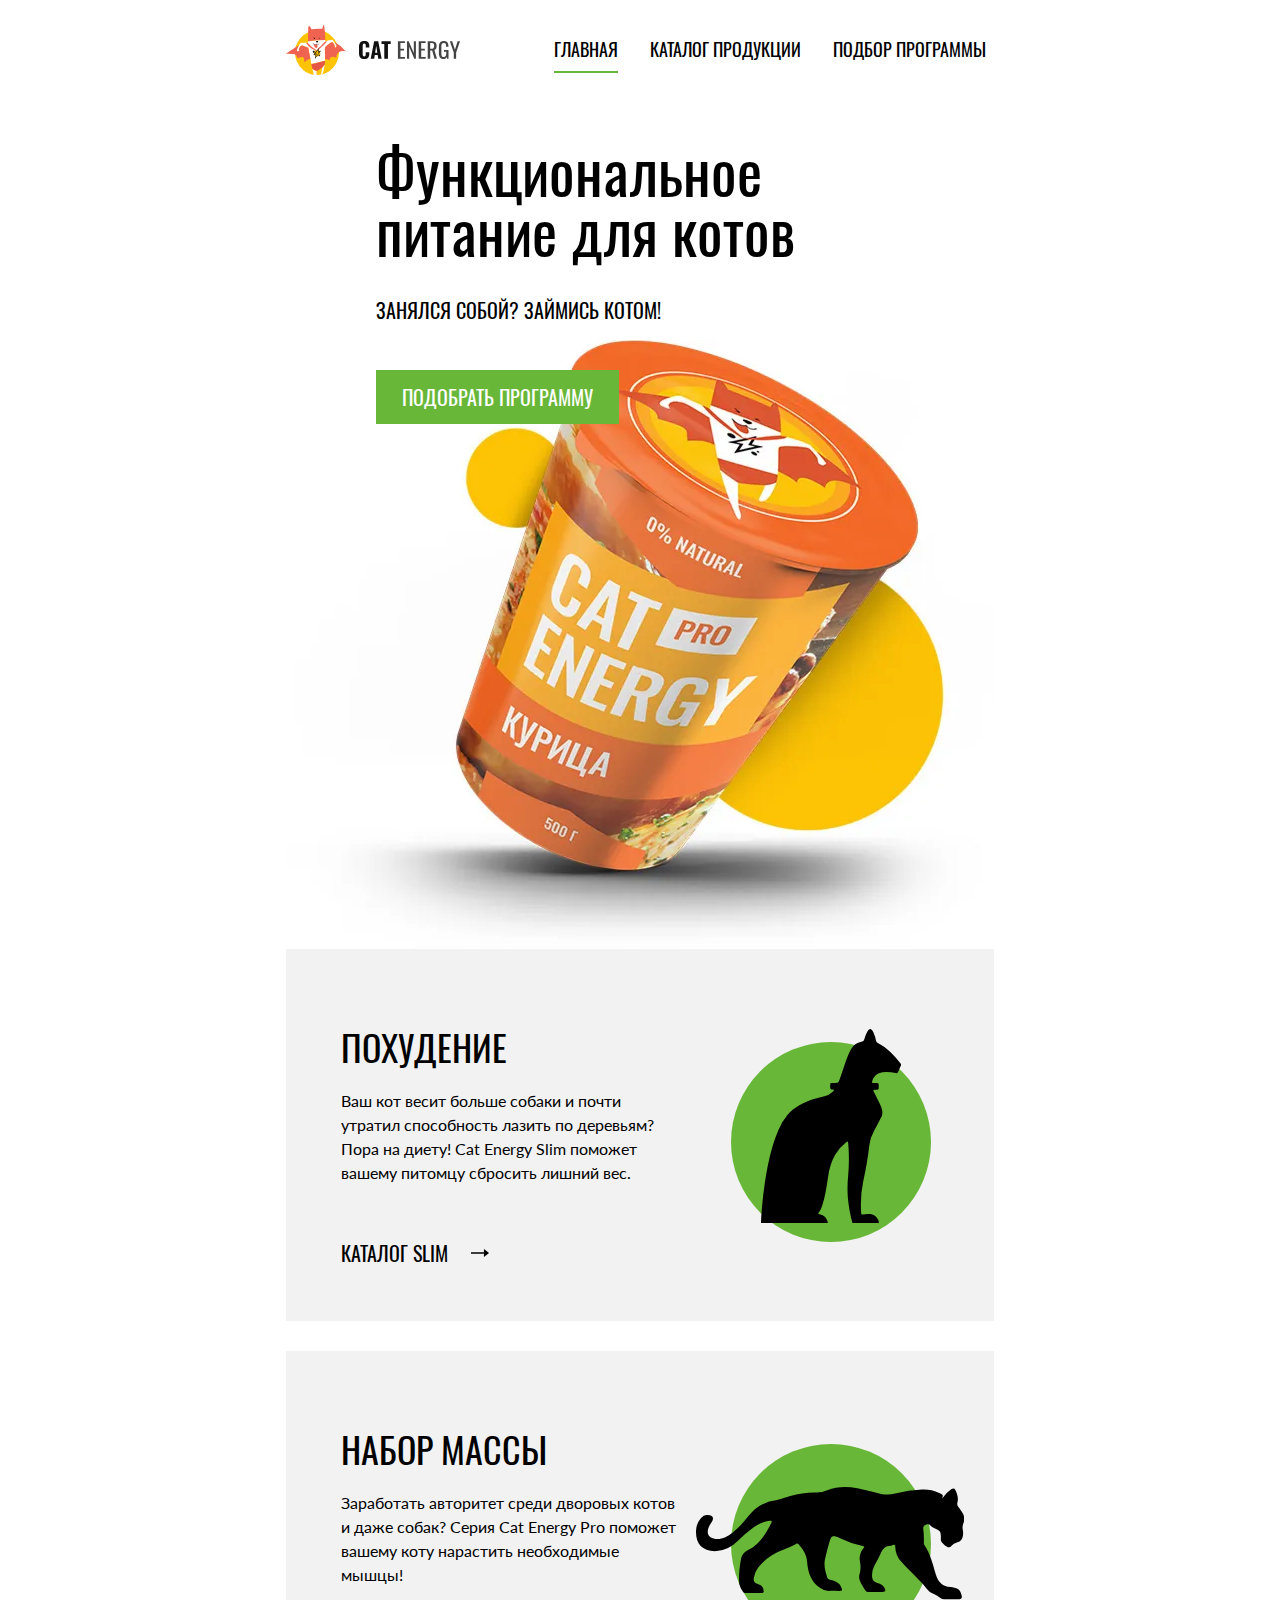
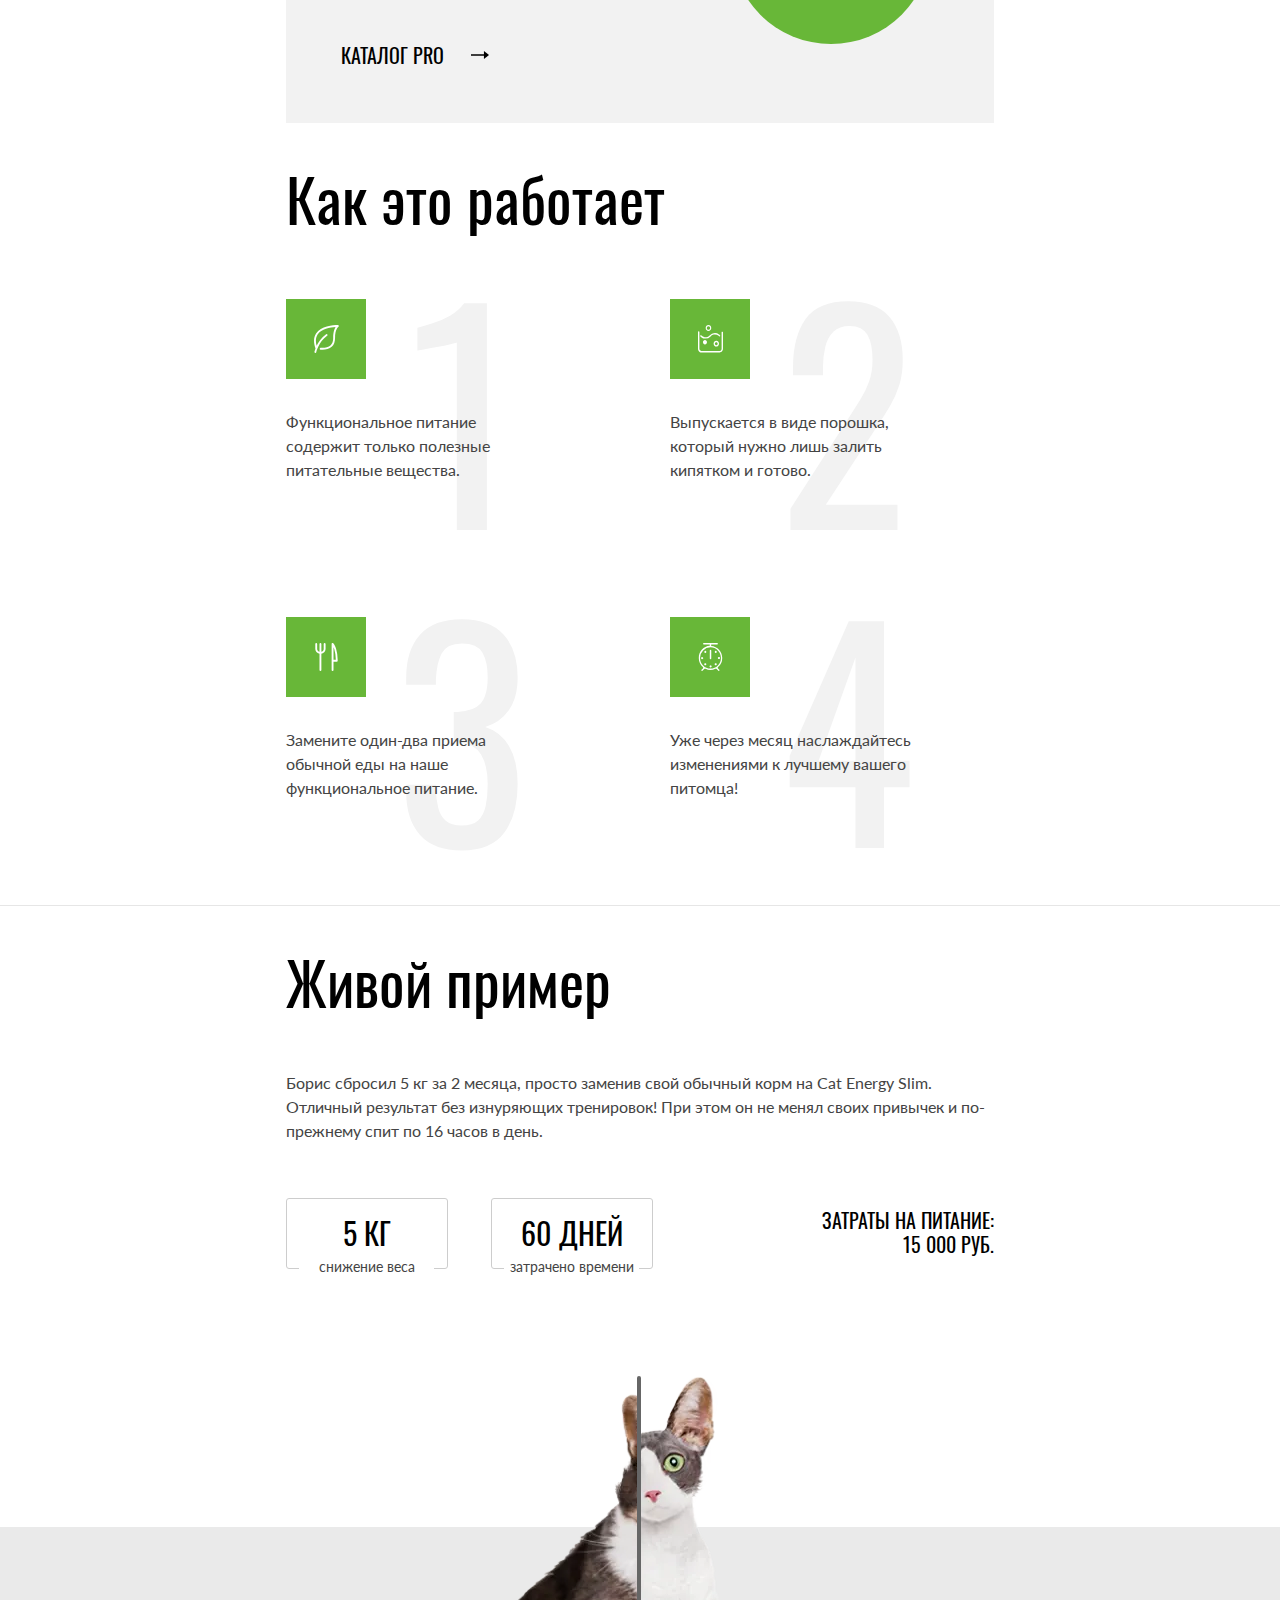
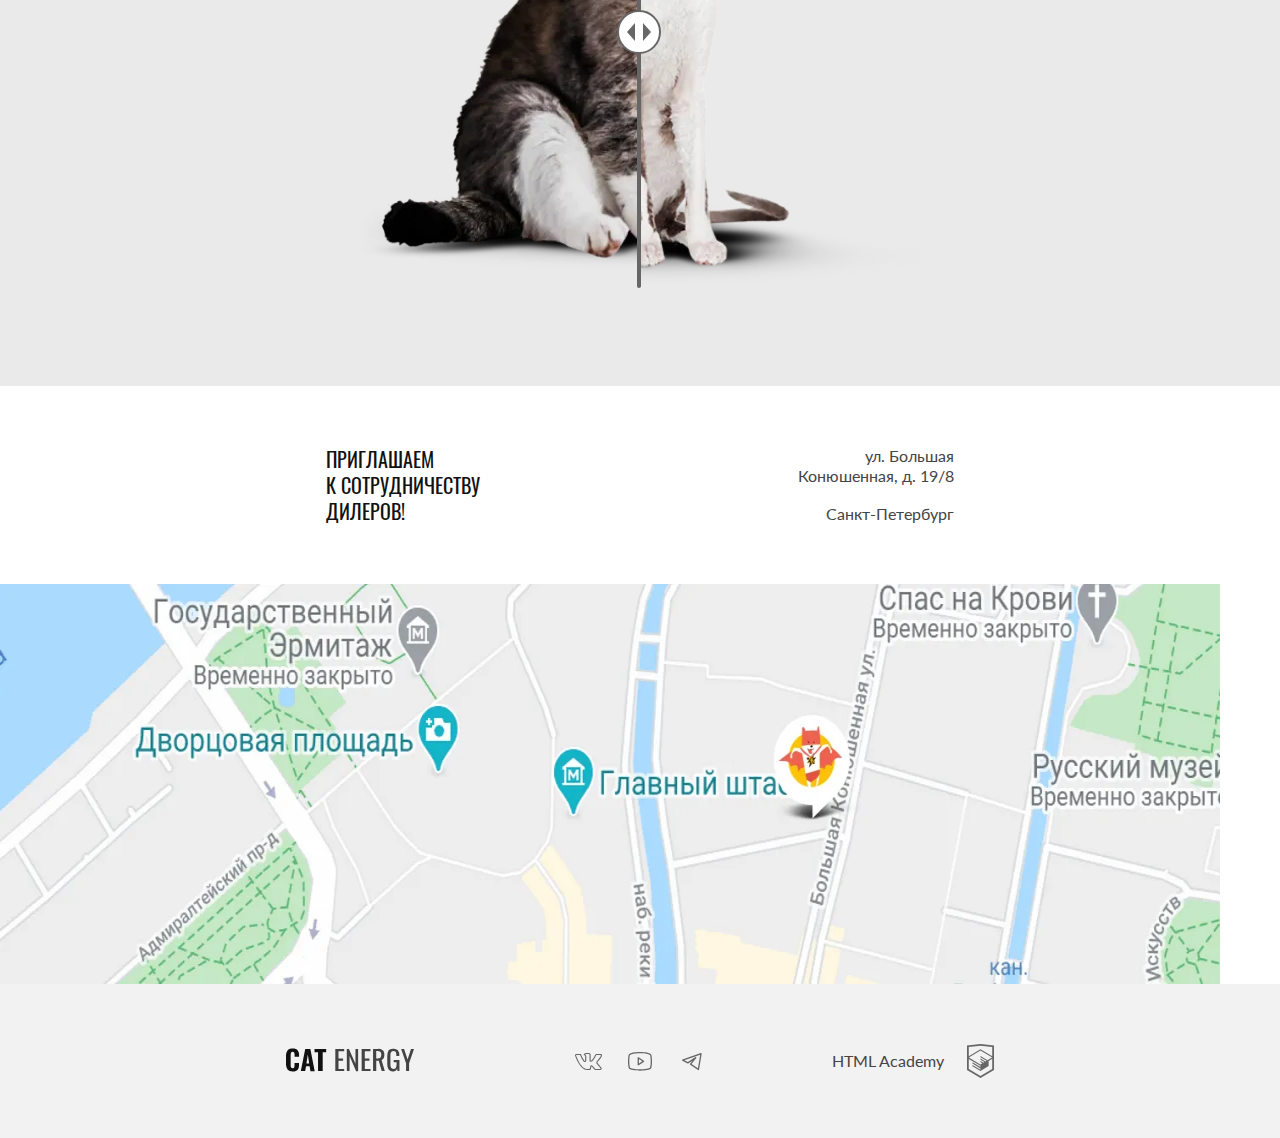
<file: index.html>
<!DOCTYPE html><html class="page" lang="ru"><head><meta charset="UTF-8"><title>Cat Energy</title><meta name="viewport" content="width=device-width,initial-scale=1"><!-- Подключение фавиконок --><link rel="icon" href="favicon.ico"><!-- 32×32 --><link rel="icon" href="favicons/icon.svg" type="image/svg+xml"><link rel="apple-touch-icon" href="favicons/icon-180.png"><!-- 180×180 --><link rel="manifest" href="manifest.webmanifest"><link rel="stylesheet" href="styles/styles.css"><link rel="preload" href="/source/fonts/lato/Lato-Regular.woff2" type="font/woff2" as="font" crossorigin="anonymous"><link rel="preload" href="/source/fonts/oswald/oswaldregular.woff2" type="font/woff2" as="font" crossorigin="anonymous"></head><body class="page__body"><header class="main-header"><div class="container"><nav class="navigation"><a class="navigation__logo" href="index.html"><picture><source media="(min-width: 1440px)" srcset="images/logo-desktop.svg" width="70" height="59" type="image/svg+xml"><source media="(min-width: 768px)" srcset="images/logo-tablet.svg" width="60" height="50" type="image/svg+xml"><img class="navigation__logo-image" src="images/logo-mobile.svg" width="33" height="38" alt="Логотип сайта Cat Energy."></picture><img class="navigation__logo-text" src="images/logo-text.svg" alt="Логотип сайта Cat-energy." width="101" height="18"></a><div class="navigation__wrapper"><ul class="navigation__list navigation__list--show"><li class="navigation__item navigation__item--current"><a class="navigation__link" href="index.html">Главная</a></li><li class="navigation__item"><a class="navigation__link" href="catalog.html">Каталог продукции</a></li><li class="navigation__item"><a class="navigation__link" href="#">Подбор программы</a></li></ul></div><div class="button-wrapper"><button class="burger-button burger-button--hide" type="button"><span class="visually-hidden">Открыть меню</span></button></div></nav><section class="promo"><div class="container promo__container"><h1 class="promo__title">Функциональное<br>питание для котов</h1><p class="promo__description">Занялся собой? Займись котом!</p><picture class="promo__image"><source media="(min-width: 1440px)" width="552" height="499" type="image/webp" srcset="images/index-images/index-desktop/promo-desktop@1x.webp, images/index-images/index-desktop/promo-desktop@2x.webp 2x"><source media="(min-width: 768px)" width="709" height="609" type="image/webp" srcset="images/index-images/index-tablet/promo-tablet@1x.webp, images/index-images/index-tablet/promo-tablet@2x.webp 2x"><source width="280" height="270" type="image/webp" srcset="images/index-images/index-mobile/promo-mobile@1x.webp, images/index-images/index-mobile/promo-mobile@2x.webp 2x"><source width="552" height="499" type="image/png" media="(min-width: 1280px)" srcset="images/index-images/index-desktop/promo-desktop@1x.png, images/index-images/index-desktop/promo-desktop@2x.png 2x"><source width="709" height="609" type="image/png" media="(min-width: 768px)" srcset="images/index-images/index-tablet/promo-tablet@1x.png, images/index-images/index-tablet/promo-tablet@2x.png 2x"><img class="promo__image" src="images/index-images/index-mobile/promo-mobile@1x.png" srcset="images/index-images/index-mobile/promo-mobile@2x.png 2x" width="280" height="270" alt="Полезная еда для котов."></picture><a class="button button--margin button--grid button--padding" href="program.html">Подобрать программу</a></div></section></div></header><main class="main-container"><section class="programs"><h2 class="visually-hidden">Наше предложение.</h2><div class="container feature-wrapper"><article class="feature feature--slim-icon"><h3 class="feature__title">Похудение</h3><p class="feature__description">Ваш кот весит больше собаки и почти утратил способность лазить по деревьям? Пора на диету! Cat Energy Slim поможет вашему питомцу сбросить лишний вес.</p><a class="feature__link" href="catalog-slim.html">Каталог Slim</a></article><article class="feature feature--pro-icon"><h3 class="feature__title">Набор Массы</h3><p class="feature__description">Заработать авторитет среди дворовых котов и даже собак? Серия Cat Energy Pro поможет вашему коту нарастить необходимые мышцы!</p><a class="feature__link" href="catalog-pro.html">Каталог Pro</a></article></div></section><section class="about-product"><div class="container about-product__container"><h2 class="about-product__title">Как это работает</h2><ul class="about-product__list"><li class="about-product__item about-product__item--leaf">Функциональное питание содержит только полезные питательные вещества.</li><li class="about-product__item about-product__item--water">Выпускается в виде порошка, который нужно лишь залить кипятком и готово.</li><li class="about-product__item about-product__item--cutlery">Замените один-два приема обычной еды на наше функциональное питание.</li><li class="about-product__item about-product__item--time">Уже через месяц наслаждайтесь изменениями к лучшему вашего питомца!</li></ul></div></section><section class="history"><div class="container history__container"><h2 class="history__title">Живой пример</h2><p class="history__intro">Борис сбросил 5 кг за 2 месяца, просто заменив свой обычный корм на Cat Energy Slim. Отличный результат без изнуряющих тренировок! При этом он не менял своих привычек и по-прежнему спит по 16 часов в день.</p><dl class="history__list"><div class="history__item"><dt class="history__number">5 кг</dt><dd class="history__description">снижение веса</dd></div><div class="history__item"><dt class="history__number">60 дней</dt><dd class="history__description">затрачено времени</dd></div></dl><p class="history__cost">Затраты на питание&#58; <span>15 000 руб.</span></p><div class="slider"><ul class="slider__list"><li class="slider__item slider__item--before"><picture class="slider__picture"><source media="(min-width: 768px)" type="image/webp" width="560" height="512" srcset="images/index-images/index-tablet/slider-cat-before-tablet@1x.webp, images/index-images/index-tablet/slider-cat-before-tablet@2x.webp 2x"><source media="(min-width: 768px)" type="image/png" width="560" height="512" srcset="images/index-images/index-tablet/slider-cat-before-tablet@1x.png, images/index-images/index-tablet/slider-cat-before-tablet@2x.png 2x"><source width="280" height="256" type="image/webp" srcset="images/index-images/index-mobile/slider-cat-before-mobile@1x.webp, images/index-images/index-mobile/slider-cat-before-mobile@2x.webp 2x"><img class="slider__item-image" src="images/index-images/index-mobile/slider-cat-before-mobile@1x.png" srcset="images/index-images/index-mobile/slider-cat-before-mobile@2x.png" width="280" height="256" alt="Фотография упитанного кота."></picture></li><li class="slider__item slider__item--after"><picture><source media="(min-width: 768px)" type="image/webp" width="560" height="512" srcset="images/index-images/index-tablet/slider-cat-after-tablet@1x.webp, images/index-images/index-tablet/slider-cat-after-tablet@2x.webp 2x"><source media="(min-width: 768px)" type="image/png" width="560" height="512" srcset="images/index-images/index-tablet/slider-cat-after-tablet@1x.png, images/index-images/index-tablet/slider-cat-after-tablet@2x.png 2x"><source width="280" height="256" type="image/webp" srcset="images/index-images/index-mobile/slider-cat-after-mobile@1x.webp, images/index-images/index-mobile/slider-cat-after-mobile@2x.webp 2x"><img class="slider__item-image" src="images/index-images/index-mobile/slider-cat-after-mobile@1x.png" srcset="images/index-images/index-mobile/slider-cat-after-mobile@2x.png" width="280" height="256" alt="Фотография худого кота."></picture></li></ul><button class="slider__button" type="button"><span class="visually-hidden">Кнопка слайдера</span></button></div></div></section><section class="map"><div class="map__container"><h3 class="visually-hidden">Карта города Санкт-Петербург.</h3><div class="contact"><div class="contact__container"><h2 class="contact__title">приглашаем<br>к сотрудничеству<br>дилеров!</h2><address class="contact__address">ул. Большая<br>Конюшенная, д. 19/8<br><span class="contact__address-city">Санкт-Петербург</span></address></div></div><picture class="map__image"><source width="1220" height="400" type="image/webp" media="(min-width: 1280px)" srcset="images/location-desktop@1x.webp, images/location-desktop@2x.webp 2x"><source width="768" height="400" type="image/webp" media="(min-width: 768px)" srcset="images/location-tablet@1x.webp, images/location-tablet@2x.webp 2x"><source width="320" height="362" type="image/webp" srcset="images/location-mobile@1x.webp, images/location-mobile@2x.webp 2x"><source width="1220" height="400" type="image/png" media="(min-width: 1280px)" srcset="images/location-desktop@1x.png, images/location-desktop@2x.png 2x"><source width="768" height="400" type="image/png" media="(min-width: 768px)" srcset="images/location-tablet@1x.png, images/location-tablet@2x.png 2x"><img src="images/location-mobile@1x.png" srcset="images/location-mobile@2x.png 2x" alt="Мы на карте" width="320" height="362"></picture><iframe class="map__iframe" src="https://yandex.ru/map-widget/v1/?um=constructor%3A2895c96e2f1a8feac164e56df0adafb1c69e2a571d6e4a2fef786ed781cccdd6&amp;source=constructor"></iframe></div></section></main><footer class="main-footer"><div class="main-footer__container"><a class="main-footer__logo" href="index.html"><img class="main-footer__logo-image" src="images/logo-text.svg" width="128" height="24" alt="Логотип сайта Cat Energy."></a><ul class="social"><li class="social__item"><a class="social__link social__link--vkontakte" href="#"><span class="visually-hidden">ВКонтакте</span></a></li><li class="social__item"><a class="social__link social__link--youtube" href="#"><span class="visually-hidden">Ютуб</span></a></li><li class="social__item"><a class="social__link social__link--telegram" href="#"><span class="visually-hidden">Телеграмм</span></a></li></ul><a class="main-footer__logo-copyright" href="https://htmlacademy.ru/intensive/adaptive"><p class="main-footer__text">HTML Academy</p><svg width="27" height="34"><use href="icons/stack.svg#logo-html-academy"></use></svg></a></div></footer><script src="scripts/index.js" defer="defer"></script></body></html>
</file>
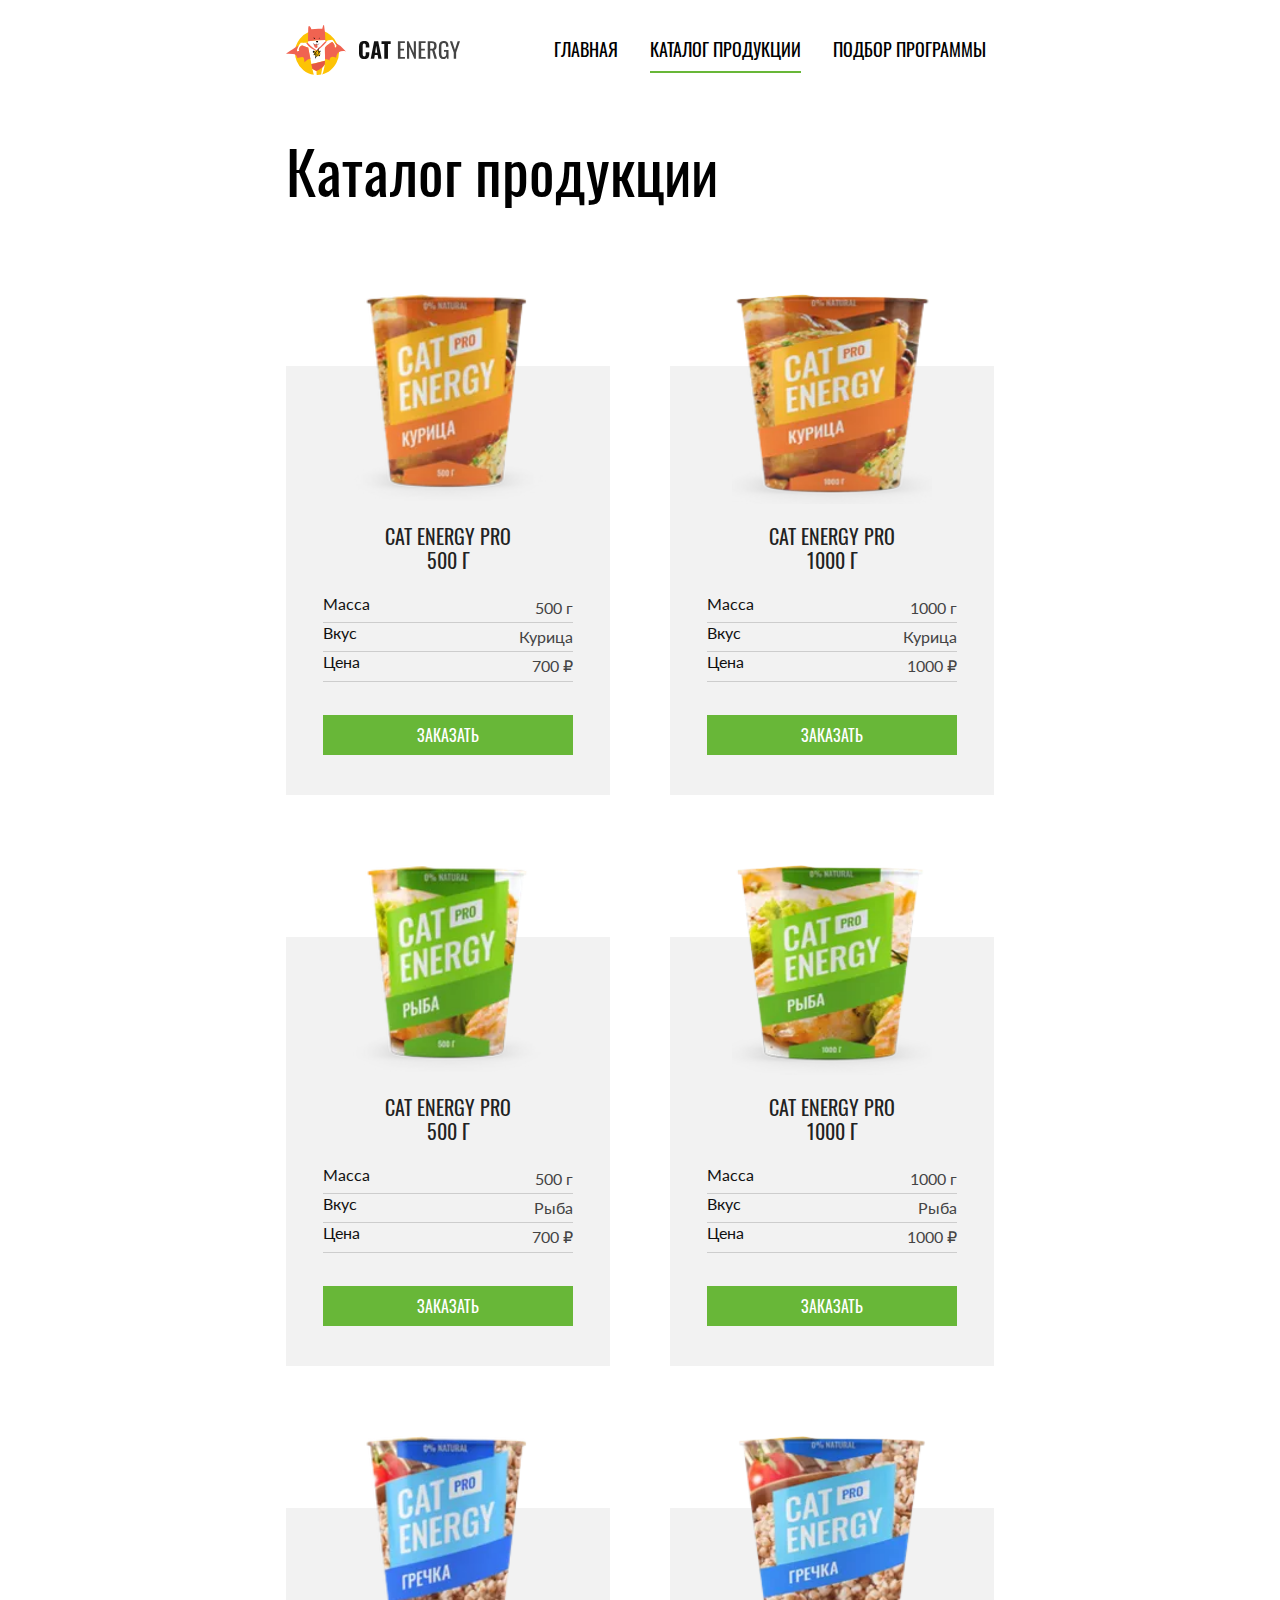
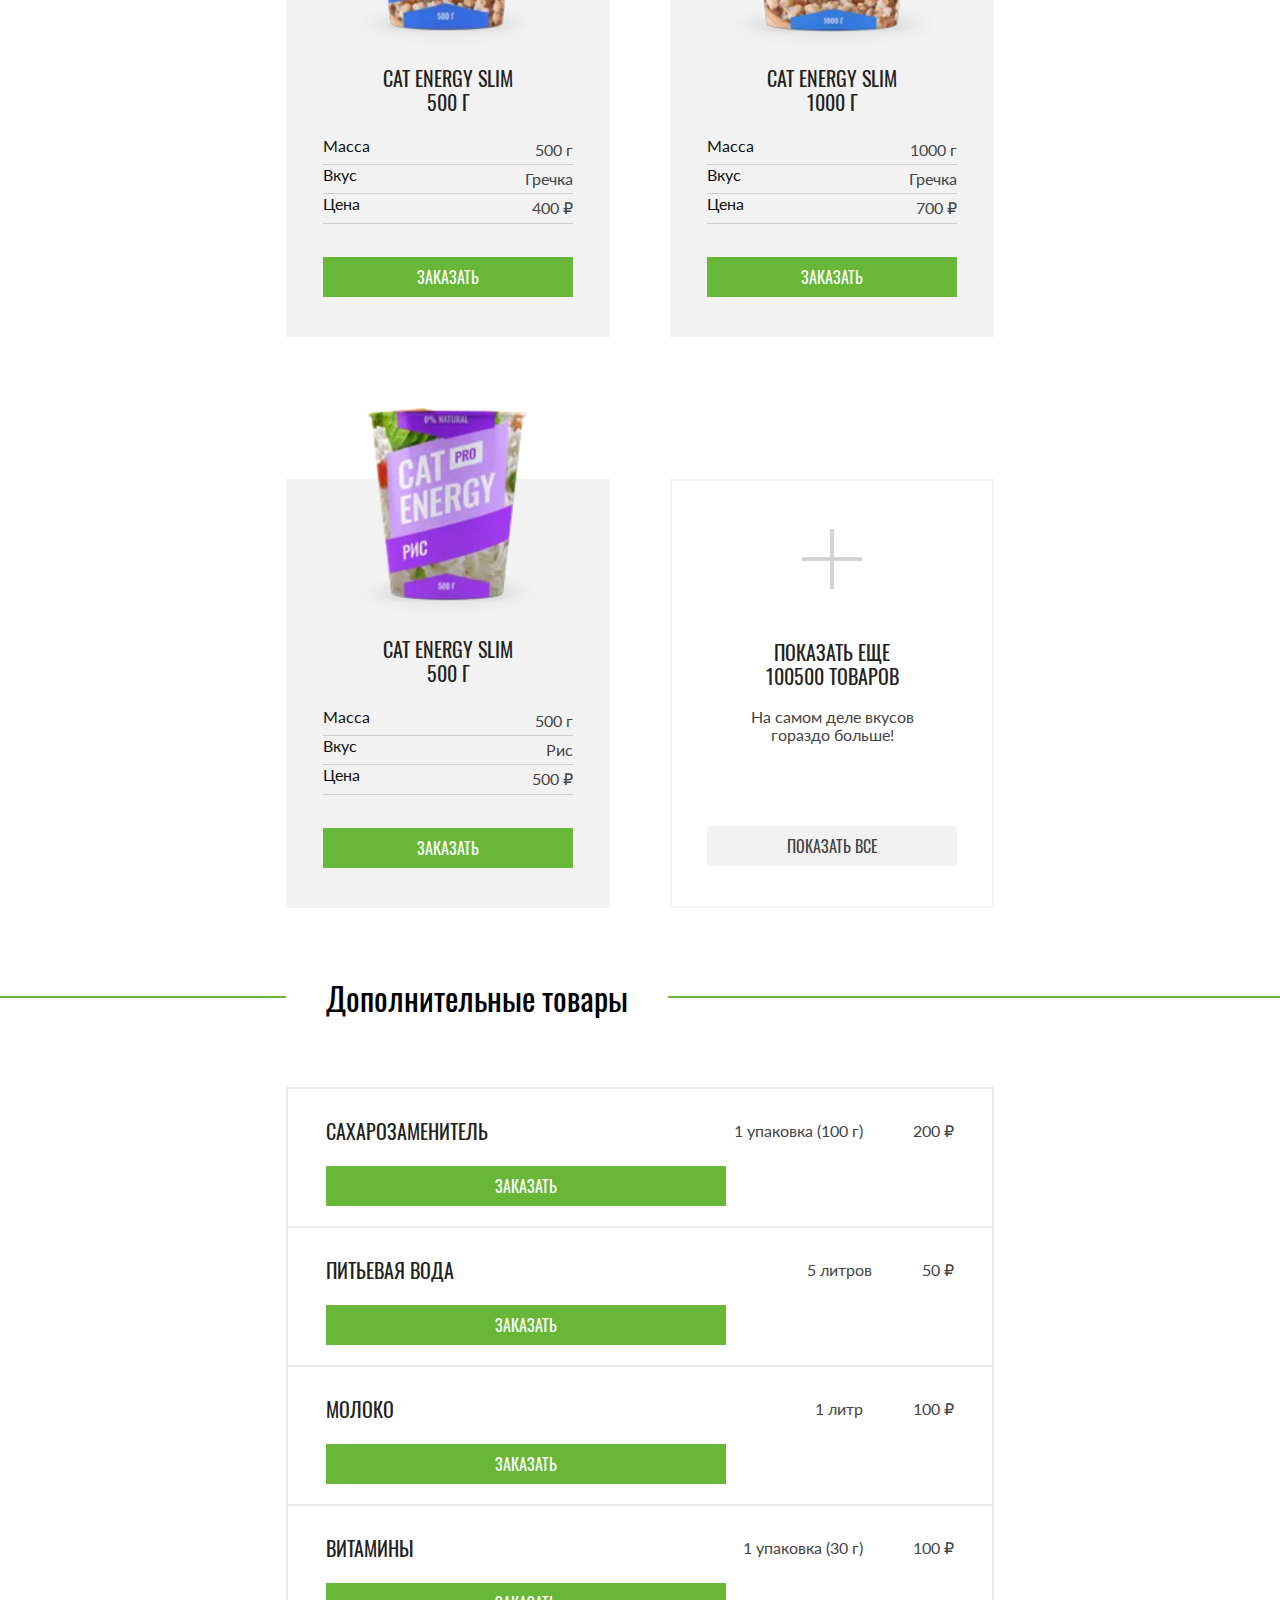
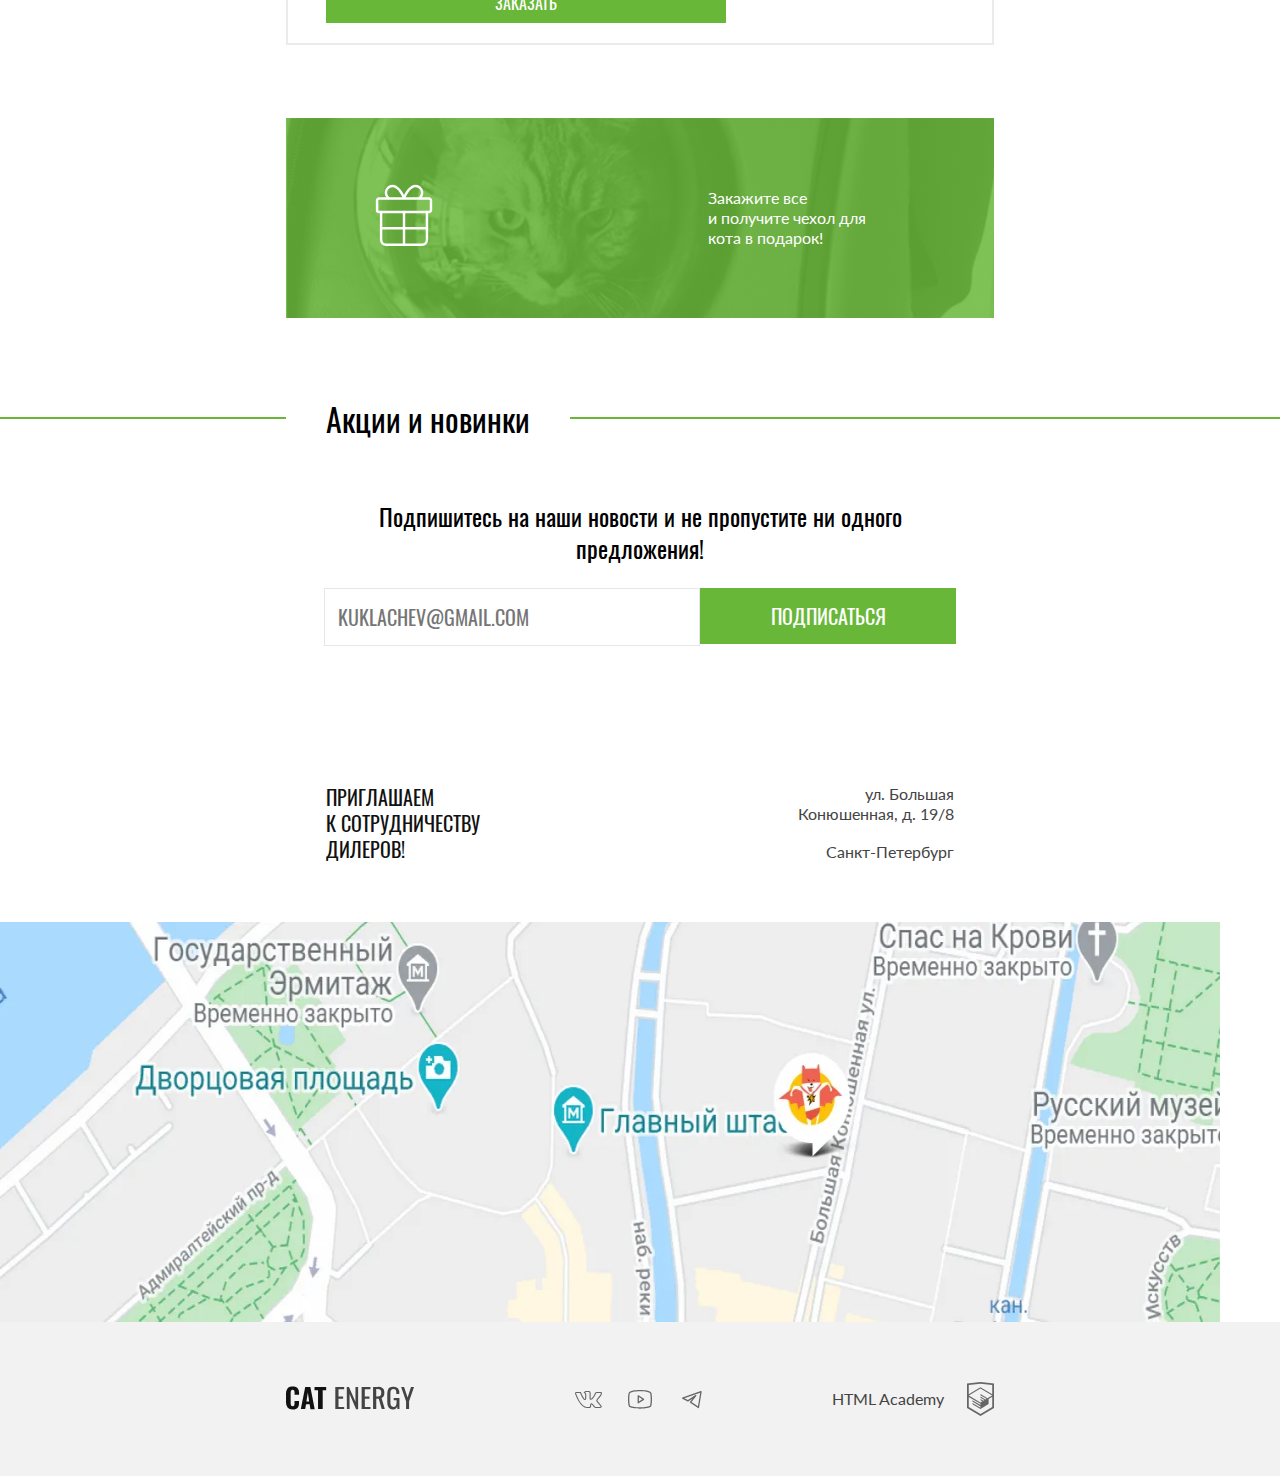
<file: catalog.html>
<!DOCTYPE html><html class="page" lang="ru"><head><meta charset="UTF-8"><title>Cat Energy</title><meta name="viewport" content="width=device-width,initial-scale=1"><link rel="icon" href="favicon.ico"><!-- 32×32 --><link rel="icon" href="favicons/icon.svg" type="image/svg+xml"><link rel="apple-touch-icon" href="favicons/icon-180.png"><!-- 180×180 --><link rel="manifest" href="manifest.webmanifest"><link rel="stylesheet" href="styles/styles.css"><link rel="preload" href="/source/fonts/lato/Lato-Regular.woff2" type="font/woff2" as="font" crossorigin="anonymous"><link rel="preload" href="/source/fonts/oswald/oswaldregular.woff2" type="font/woff2" as="font" crossorigin="anonymous"></head><body class="page__body"><header class="main-header catalog-header"><nav class="navigation"><a class="navigation__logo" href="index.html"><picture><source media="(min-width: 1440px)" srcset="images/logo-desktop.svg" width="70" height="59" type="image/svg+xml"><source media="(min-width: 768px)" srcset="images/logo-tablet.svg" width="60" height="50" type="image/svg+xml"><img class="navigation__logo-image" src="images/logo-mobile.svg" width="33" height="38" alt="Логотип сайта Cat Energy."></picture><img class="navigation__logo-text" src="images/logo-text.svg" alt="Логотип сайта Cat-energy." width="101" height="18"></a><div class="navigation__wrapper"><ul class="navigation__list navigation__list--show"><li class="navigation__item"><a class="navigation__link navigation__link--color" href="index.html">Главная</a></li><li class="navigation__item navigation__item--current navigation__item--current-catalog"><a class="navigation__link navigation__link--color" href="catalog.html">Каталог продукции</a></li><li class="navigation__item"><a class="navigation__link navigation__link--color" href="#">Подбор программы</a></li></ul></div><div class="button-wrapper"><button class="burger-button burger-button--hide" type="button"><span class="visually-hidden">Открыть меню</span></button></div></nav></header><main class="main-container"><section class="catalog"><div class="catalog__container"><h1 class="catalog__title">Каталог продукции</h1><div class="catalog__list"><article class="catalog__item"><a class="catalog__image-link catalog__image-link--margin" href="product.html"><picture><source media="(min-width: 1440px)" srcset="images/catalog-images/catalog-desktop/catalog-chicken500-desktop@1x.webp, images/catalog-images/catalog-desktop/catalog-chicken500-desktop@2x.webp 2x" type="image/webp" width="161" height="172"><source media="(min-width: 768px)" srcset="images/catalog-images/catalog-tablet/catalog-chicken500-tablet@1x.webp, images/catalog-images/catalog-tablet/catalog-chicken500-tablet@2x.webp 2x" type="image/webp" width="200" height="210"><source media="(min-width: 1440px)" srcset="images/catalog-images/catalog-desktop/catalog-chicken500-desktop@1x.png, images/catalog-images/catalog-desktop/catalog-chicken500-desktop@2x.png 2x" type="image/png" width="161" height="172"><source media="(min-width: 768px)" srcset="images/catalog-images/catalog-tablet/catalog-chicken500-tablet@1x.png, images/catalog-images/catalog-tablet/catalog-chicken500-tablet@2x.png 2x" type="image/png" width="200" height="210"><source srcset="images/catalog-images/catalog-mobile/catalog-chicken500-mobile@1x.webp, images/catalog-images/catalog-mobile/catalog-chicken500-mobile@2x.webp 2x" type="image/webp" width="68" height="86"><img class="catalog__item-image" src="images/catalog-images/catalog-mobile/catalog-chicken500-mobile@1x.png" srcset="images/catalog-images/catalog-mobile/catalog-chicken500-mobile@2x.png 2x" width="68" height="86" alt="Кошачья еда в банке."></picture></a><a class="catalog__title-link" href="product.html"><h3 class="catalog__item-title">Cat Energy PRO 500 г</h3></a><dl class="catalog__info"><dt class="catalog__info-title">Масса</dt><dd class="catalog__info-description">500 г</dd><dt class="catalog__info-title">Вкус</dt><dd class="catalog__info-description">Курица</dd><dt class="catalog__info-title">Цена</dt><dd class="catalog__info-description">700 &#8381;</dd></dl><a class="button button-primary catalog__button" href="#">Заказать</a></article><article class="catalog__item"><a class="catalog__image-link" href="product.html"><picture><source media="(min-width: 1440px)" srcset="images/catalog-images/catalog-desktop/catalog-chicken1000-desktop@1x.webp, images/catalog-images/catalog-desktop/catalog-chicken1000-desktop@2x.webp 2x" type="image/webp" width="169" height="196"><source media="(min-width: 768px)" srcset="images/catalog-images/catalog-tablet/catalog-chicken1000-tablet@1x.webp, images/catalog-images/catalog-tablet/catalog-chicken1000-tablet@2x.webp 2x" type="image/webp" width="200" height="210"><source media="(min-width: 1440px)" srcset="images/catalog-images/catalog-desktop/catalog-chicken1000-desktop@1x.png, images/catalog-images/catalog-desktop/catalog-chicken1000-desktop@2x.png 2x" type="image/png" width="169" height="196"><source media="(min-width: 768px)" srcset="images/catalog-images/catalog-tablet/catalog-chicken1000-tablet@1x.png, images/catalog-images/catalog-tablet/catalog-chicken1000-tablet@2x.png 2x" type="image/png" width="200" height="210"><source srcset="images/catalog-images/catalog-mobile/catalog-chicken1000-mobile@1x.webp, images/catalog-images/catalog-mobile/catalog-chicken1000-mobile@2x.webp 2x" type="image/webp" width="84" height="100"><img class="catalog__item-image" src="images/catalog-images/catalog-mobile/catalog-chicken1000-mobile@1x.png" srcset="images/catalog-images/catalog-mobile/catalog-chicken1000-mobile@2x.png 2x" width="84" height="100" alt="Кошачья еда в банке."></picture></a><a class="catalog__title-link" href="product.html"><h3 class="catalog__item-title">Cat Energy PRO 1000 г</h3></a><dl class="catalog__info"><dt class="catalog__info-title">Масса</dt><dd class="catalog__info-description">1000 г</dd><dt class="catalog__info-title">Вкус</dt><dd class="catalog__info-description">Курица</dd><dt class="catalog__info-title">Цена</dt><dd class="catalog__info-description">1000 &#8381;</dd></dl><a class="button button-primary catalog__button" href="#">Заказать</a></article><article class="catalog__item"><a class="catalog__image-link catalog__image-link--margin" href="product.html"><picture><source media="(min-width: 1440px)" srcset="images/catalog-images/catalog-desktop/catalog-fish500-desktop@1x.webp, images/catalog-images/catalog-desktop/catalog-fish500-desktop@2x.webp 2x" type="image/webp" width="161" height="172"><source media="(min-width: 768px)" srcset="images/catalog-images/catalog-tablet/catalog-fish500-tablet@1x.webp, images/catalog-images/catalog-tablet/catalog-fish500-tablet@2x.webp 2x" type="image/webp" width="200" height="210"><source media="(min-width: 1440px)" srcset="images/catalog-images/catalog-desktop/catalog-fish500-desktop@1x.png, images/catalog-images/catalog-desktop/catalog-fish500-desktop@2x.png 2x" type="image/png" width="161" height="172"><source media="(min-width: 768px)" srcset="images/catalog-images/catalog-tablet/catalog-fish500-tablet@1x.png, images/catalog-images/catalog-tablet/catalog-fish500-tablet@2x.png 2x" type="image/png" width="200" height="210"><source srcset="images/catalog-images/catalog-mobile/catalog-fish500-mobile@1x.webp, images/catalog-images/catalog-mobile/catalog-fish500-mobile@2x.webp 2x" type="image/webp" width="68" height="86"><img class="catalog__item-image" src="images/catalog-images/catalog-mobile/catalog-fish500-mobile@1x.png" srcset="images/catalog-images/catalog-mobile/catalog-fish500-mobile@2x.png 2x" width="68" height="86" alt="Кошачья еда в банке."></picture></a><a class="catalog__title-link" href="product.html"><h3 class="catalog__item-title">Cat Energy PRO 500 г</h3></a><dl class="catalog__info"><dt class="catalog__info-title">Масса</dt><dd class="catalog__info-description">500 г</dd><dt class="catalog__info-title">Вкус</dt><dd class="catalog__info-description">Рыба</dd><dt class="catalog__info-title">Цена</dt><dd class="catalog__info-description">700 &#8381;</dd></dl><a class="button button-primary catalog__button" href="#">Заказать</a></article><article class="catalog__item"><a class="catalog__image-link" href="product.html"><picture><source media="(min-width: 1440px)" srcset="images/catalog-images/catalog-desktop/catalog-fish1000-desktop@1x.webp, images/catalog-images/catalog-desktop/catalog-fish1000-desktop@2x.webp 2x" type="image/webp" width="169" height="196"><source media="(min-width: 768px)" srcset="images/catalog-images/catalog-tablet/catalog-fish1000-tablet@1x.webp, images/catalog-images/catalog-tablet/catalog-fish1000-tablet@2x.webp 2x" type="image/webp" width="200" height="210"><source media="(min-width: 1440px)" srcset="images/catalog-images/catalog-desktop/catalog-fish1000-desktop@1x.png, images/catalog-images/catalog-desktop/catalog-fish1000-desktop@2x.png 2x" type="image/png" width="169" height="196"><source media="(min-width: 768px)" srcset="images/catalog-images/catalog-tablet/catalog-fish1000-tablet@1x.png, images/catalog-images/catalog-tablet/catalog-fish1000-tablet@2x.png 2x" type="image/png" width="200" height="210"><source srcset="images/catalog-images/catalog-mobile/catalog-fish1000-mobile@1x.webp, images/catalog-images/catalog-mobile/catalog-fish1000-mobile@2x.webp 2x" type="image/webp" width="84" height="100"><img class="catalog__item-image" src="images/catalog-images/catalog-mobile/catalog-fish1000-mobile@1x.png" srcset="images/catalog-images/catalog-mobile/catalog-fish1000-mobile@2x.png 2x" width="84" height="100" alt="Кошачья еда в банке."></picture></a><a class="catalog__title-link" href="product.html"><h3 class="catalog__item-title">Cat Energy PRO 1000 г</h3></a><dl class="catalog__info"><dt class="catalog__info-title">Масса</dt><dd class="catalog__info-description">1000 г</dd><dt class="catalog__info-title">Вкус</dt><dd class="catalog__info-description">Рыба</dd><dt class="catalog__info-title">Цена</dt><dd class="catalog__info-description">1000 &#8381;</dd></dl><a class="button button-primary catalog__button" href="#">Заказать</a></article><article class="catalog__item"><a class="catalog__image-link catalog__image-link--margin" href="product.html"><picture><source media="(min-width: 1440px)" srcset="images/catalog-images/catalog-desktop/catalog-buckwheat500-desktop@1x.webp, images/catalog-images/catalog-desktop/catalog-buckwheat500-desktop@2x.webp 2x" type="image/webp" width="161" height="172"><source media="(min-width: 768px)" srcset="images/catalog-images/catalog-tablet/catalog-buckwheat500-tablet@1x.webp, images/catalog-images/catalog-tablet/catalog-buckwheat500-tablet@2x.webp 2x" type="image/webp" width="200" height="210"><source media="(min-width: 1440px)" srcset="images/catalog-images/catalog-desktop/catalog-buckwheat500-desktop@1x.png, images/catalog-images/catalog-desktop/catalog-buckwheat500-desktop@2x.png 2x" type="image/png" width="161" height="172"><source media="(min-width: 768px)" srcset="images/catalog-images/catalog-tablet/catalog-buckwheat500-tablet@1x.png, images/catalog-images/catalog-tablet/catalog-buckwheat500-tablet@2x.png 2x" type="image/png" width="200" height="210"><source srcset="images/catalog-images/catalog-mobile/catalog-buckwheat500-mobile@1x.webp, images/catalog-images/catalog-mobile/catalog-buckwheat500-mobile@2x.webp 2x" type="image/webp" width="68" height="86"><img class="catalog__item-image" src="images/catalog-images/catalog-mobile/catalog-buckwheat500-mobile@1x.png" srcset="images/catalog-images/catalog-mobile/catalog-buckwheat500-mobile@2x.png 2x" width="68" height="86" alt="Кошачья еда в банке."></picture></a><a class="catalog__title-link" href="product.html"><h3 class="catalog__item-title">Cat Energy SLIM 500 г</h3></a><dl class="catalog__info"><dt class="catalog__info-title">Масса</dt><dd class="catalog__info-description">500 г</dd><dt class="catalog__info-title">Вкус</dt><dd class="catalog__info-description">Гречка</dd><dt class="catalog__info-title">Цена</dt><dd class="catalog__info-description">400 &#8381;</dd></dl><a class="button button-primary catalog__button" href="#">Заказать</a></article><article class="catalog__item"><a class="catalog__image-link" href="product.html"><picture><source media="(min-width: 1440px)" srcset="images/catalog-images/catalog-desktop/catalog-buckwheat1000-desktop@1x.webp, images/catalog-images/catalog-desktop/catalog-buckwheat1000-desktop@2x.webp 2x" type="image/webp" width="169" height="196"><source media="(min-width: 768px)" srcset="images/catalog-images/catalog-tablet/catalog-buckwheat1000-tablet@1x.webp, images/catalog-images/catalog-tablet/catalog-buckwheat1000-tablet@2x.webp 2x" type="image/webp" width="200" height="210"><source media="(min-width: 1440px)" srcset="images/catalog-images/catalog-desktop/catalog-buckwheat1000-desktop@1x.png, images/catalog-images/catalog-desktop/catalog-buckwheat1000-desktop@2x.png 2x" type="image/png" width="169" height="196"><source media="(min-width: 768px)" srcset="images/catalog-images/catalog-tablet/catalog-buckwheat1000-tablet@1x.png, images/catalog-images/catalog-tablet/catalog-buckwheat1000-tablet@2x.png 2x" type="image/png" width="200" height="210"><source srcset="images/catalog-images/catalog-mobile/catalog-buckwheat1000-mobile@1x.webp, images/catalog-images/catalog-mobile/catalog-buckwheat1000-mobile@2x.webp 2x" type="image/webp" width="84" height="100"><img class="catalog__item-image" src="images/catalog-images/catalog-mobile/catalog-buckwheat1000-mobile@1x.png" srcset="images/catalog-images/catalog-mobile/catalog-buckwheat1000-mobile@2x.png 2x" width="84" height="100" alt="Кошачья еда в банке."></picture></a><a class="catalog__title-link" href="product.html"><h3 class="catalog__item-title">Cat Energy SLIM 1000 г</h3></a><dl class="catalog__info"><dt class="catalog__info-title">Масса</dt><dd class="catalog__info-description">1000 г</dd><dt class="catalog__info-title">Вкус</dt><dd class="catalog__info-description">Гречка</dd><dt class="catalog__info-title">Цена</dt><dd class="catalog__info-description">700 &#8381;</dd></dl><a class="button button-primary catalog__button" href="#">Заказать</a></article><article class="catalog__item"><a class="catalog__image-link catalog__image-link--margin" href="product.html"><picture><source media="(min-width: 1440px)" srcset="images/catalog-images/catalog-desktop/catalog-rise500-desktop@1x.webp, images/catalog-images/catalog-desktop/catalog-rise500-desktop@2x.webp 2x" type="image/webp" width="161" height="172"><source media="(min-width: 768px)" srcset="images/catalog-images/catalog-tablet/catalog-rise500-tablet@1x.webp, images/catalog-images/catalog-tablet/catalog-rise500-tablet@2x.webp 2x" type="image/webp" width="200" height="210"><source media="(min-width: 1440px)" srcset="images/catalog-images/catalog-desktop/catalog-rise500-desktop@1x.png, images/catalog-images/catalog-desktop/catalog-rise500-desktop@2x.png 2x" type="image/png" width="161" height="172"><source media="(min-width: 768px)" srcset="images/catalog-images/catalog-tablet/catalog-rise500-tablet@1x.png, images/catalog-images/catalog-tablet/catalog-rise500-tablet@2x.png 2x" type="image/png" width="200" height="210"><source srcset="images/catalog-images/catalog-mobile/catalog-rice500-mobile@1x.webp, images/catalog-images/catalog-mobile/catalog-rice500-mobile@2x.webp 2x" type="image/webp" width="68" height="86"><img class="catalog__item-image" src="images/catalog-images/catalog-mobile/catalog-rice500-mobile@1x.png" srcset="images/catalog-images/catalog-mobile/catalog-rice500-mobile@2x.png 2x" width="68" height="86" alt="Кошачья еда в банке."></picture></a><a class="catalog__title-link" href="product.html"><h3 class="catalog__item-title">Cat Energy SLIM 500 г</h3></a><dl class="catalog__info"><dt class="catalog__info-title">Масса</dt><dd class="catalog__info-description">500 г</dd><dt class="catalog__info-title">Вкус</dt><dd class="catalog__info-description">Рис</dd><dt class="catalog__info-title">Цена</dt><dd class="catalog__info-description">500 &#8381;</dd></dl><a class="button button-primary catalog__button" href="#">Заказать</a></article><article class="catalog__item-more"><button class="button-show-more" type="button"><span class="visually-hidden">Показать еще</span> <svg width="30" height="30"><use href="icons/stack.svg#plus-icon"></use></svg></button><h3 class="catalog__item-title catalog__item-show-more-title">Показать еще 100500 товаров</h3><p class="catalog__item-subtitle">На самом деле вкусов гораздо больше!</p><a class="button catalog__button button--background-color button--text-color" href="#">Показать все</a></article></div></div></section><section class="additional-goods"><div class="container additional-goods__container"><h2 class="additional-goods__title">Дополнительные товары</h2><ul class="additional-goods__list"><li class="additional-goods__item"><p class="additional-goods__item-title">Сахарозаменитель</p><p class="additional-goods__item-description">1 упаковка &#40;100 г&#41;</p><p class="additional-goods__item-price"><span>200</span> &#8381;</p><a class="button button-primary additional-goods__button" href="#">Заказать</a></li><li class="additional-goods__item"><p class="additional-goods__item-title">Питьевая вода</p><p class="additional-goods__item-description">5 литров</p><p class="additional-goods__item-price"><span>50</span> &#8381;</p><a class="button button-primary additional-goods__button" href="#">Заказать</a></li><li class="additional-goods__item"><p class="additional-goods__item-title">Молоко</p><p class="additional-goods__item-description">1 литр</p><p class="additional-goods__item-price"><span>100</span> &#8381;</p><a class="button button-primary additional-goods__button" href="#">Заказать</a></li><li class="additional-goods__item"><p class="additional-goods__item-title">Витамины</p><p class="additional-goods__item-description">1 упаковка &#40;30 г&#41;</p><p class="additional-goods__item-price"><span>100</span> &#8381;</p><a class="button button-primary additional-goods__button" href="#">Заказать</a></li></ul><div class="banner"><p class="banner__title">Закажите все<br>и получите чехол для кота в подарок!</p></div></div></section><section class="subscribe"><div class="container subscribe__container"><h2 class="subscribe__title">Акции и новинки</h2><p class="subscribe__description">Подпишитесь на наши новости и не пропустите ни одного предложения!</p><form class="subscribe__form" action="https://echo.htmlacademy.ru/" method="post"><label><input class="subscribe__input" type="email" name="email" id="email-subscribe" placeholder="Kuklachev@gmail.com" required></label> <button class="button subscribe__button" type="submit">Подписаться</button></form></div></section><section class="map"><div class="map__container"><h3 class="visually-hidden">Карта города Санкт-Петербург.</h3><div class="contact"><div class="contact__container"><h2 class="contact__title">приглашаем<br>к сотрудничеству<br>дилеров!</h2><address class="contact__address">ул. Большая<br>Конюшенная, д. 19/8<br><span class="contact__address-city">Санкт-Петербург</span></address></div></div><picture class="map__image"><source width="1220" height="400" type="image/webp" media="(min-width: 1280px)" srcset="images/location-desktop@1x.webp, images/location-desktop@2x.webp 2x"><source width="768" height="400" type="image/webp" media="(min-width: 768px)" srcset="images/location-tablet@1x.webp, images/location-tablet@2x.webp 2x"><source width="320" height="362" type="image/webp" srcset="images/location-mobile@1x.webp, images/location-mobile@2x.webp 2x"><source width="1220" height="400" type="image/png" media="(min-width: 1280px)" srcset="images/location-desktop@1x.png, images/location-desktop@2x.png 2x"><source width="768" height="400" type="image/png" media="(min-width: 768px)" srcset="images/location-tablet@1x.png, images/location-tablet@2x.png 2x"><img src="images/location-mobile@1x.png" srcset="images/location-mobile@2x.png 2x" alt="Мы на карте" width="320" height="362"></picture><iframe class="map__iframe" src="https://yandex.ru/map-widget/v1/?um=constructor%3A2895c96e2f1a8feac164e56df0adafb1c69e2a571d6e4a2fef786ed781cccdd6&amp;source=constructor"></iframe></div></section></main><footer class="main-footer"><div class="main-footer__container"><a class="main-footer__logo" href="index.html"><img class="main-footer__logo-image" src="images/logo-text.svg" width="128" height="24" alt="Логотип сайта Cat Energy."></a><ul class="social"><li class="social__item"><a class="social__link social__link--vkontakte" href="#"><span class="visually-hidden">ВКонтакте</span></a></li><li class="social__item"><a class="social__link social__link--youtube" href="#"><span class="visually-hidden">Ютуб</span></a></li><li class="social__item"><a class="social__link social__link--telegram" href="#"><span class="visually-hidden">Телеграмм</span></a></li></ul><a class="main-footer__logo-copyright" href="https://htmlacademy.ru/intensive/adaptive"><p class="main-footer__text">HTML Academy</p><svg width="27" height="34"><use href="icons/stack.svg#logo-html-academy"></use></svg></a></div></footer><script src="scripts/index.js" defer="defer"></script></body></html>
</file>
<file: styles/styles.css>
@font-face{font-family:Lato;font-weight:400;font-style:normal;src:url(../fonts/lato/Lato-Regular.woff2)format("woff2");font-display:swap}@font-face{font-family:Oswald;font-weight:400;font-style:normal;src:url(../fonts/oswald/oswaldregular.woff2)format("woff2");font-display:swap}*{box-sizing:border-box;margin:0;padding:0}.page__body{color:#444;background-color:#fff;min-width:320px;margin:0;font-family:Lato,Arial,sans-serif;font-weight:400}.visually-hidden{white-space:nowrap;-webkit-clip-path:inset(100%);clip-path:inset(100%);clip:rect(0 0 0 0);border:0;width:1px;height:1px;margin:-1px;padding:0;position:absolute;overflow:hidden}.container{width:320px;margin:0 auto}@media (width>=768px){.container{width:768px}}@media (width>=1440px){.container{width:1220px;padding:0}.container--background{background-image:linear-gradient(90deg,#fff 50%,#68b738d9 50%),url(../images/index-images/index-desktop/background-desktop@2x.webp);background-position:100%;background-repeat:no-repeat;background-size:contain}}.button{text-align:center;color:#fff;text-transform:uppercase;background-color:#68b738;max-width:400px;padding:10px;font-family:Oswald,Arial,sans-serif;font-size:16px;font-weight:400;line-height:20px;text-decoration:none;display:block}.button:hover{background-color:#5eaa2f}.button:focus-visible{outline-color:#68b738}.button:active{color:#ffffff4d}.button--background-color{background-color:#f2f2f2}.button--background-color:hover{background-color:#ebebeb}.button--text-color,.button--text-color:active{color:#444}@media (width>=768px){.button{padding:14px;font-size:20px;line-height:26px}.button--margin{margin-bottom:auto;margin-right:auto}.button--padding{padding-left:26px;padding-right:26px}.button--grid{grid-area:3/1/4/-1}}.burger-button{border:1px solid #000;width:26px;margin:0;padding:0;transition:transform .4s cubic-bezier(.23,1,.32,1)}.burger-button--hide{display:none}.burger-button--show{border:none}.burger-button:before{content:"";border:1px solid #000;width:24px;transition:transform .4s cubic-bezier(.23,1,.32,1);position:absolute;top:1px;left:0}.burger-button:after{content:"";border:1px solid #000;width:24px;transition:transform .4s cubic-bezier(.23,1,.32,1);position:absolute;bottom:35%;left:0;transform:translateY(-50%)}.burger-button--show:before{transform:translateY(5px)rotate(-405deg)}.burger-button--show:after{transform:translateY(-4px)rotate(405deg)}.button-wrapper{width:24px;height:18px;display:inline-block;position:relative}@media (width>=768px){.button-wrapper{display:none}}.button-wrapper--nojs{display:none}.button-show-more{cursor:pointer;background-color:#0000;border:0;grid-column:1/-1;place-self:center;width:50px;height:50px;padding:0;transition:transform .4s cubic-bezier(.23,1,.32,1)}.button-show-more:hover{transform:rotate(360deg)scale(1.2)}@media (width>=768px){.button-show-more{width:70px;height:70px}.button-show-more svg{width:60px;height:60px}}.main-header{background-color:#393a3e;background-image:-webkit-linear-gradient(#68b738d9 55%,#fff 55%),-webkit-image-set(url(../../images/index-images/index-mobile/index-background-mobile@1x.webp) 1x type("image/webp"),url(../../images/index-images/index-mobile/index-background-mobile@2x.webp) 2x type("image/webp"),url(../../images/index-images/index-mobile/index-background-mobile@1x.jpg) 1x type("image/jpg"),url(../../images/index-images/index-mobile/index-background-mobile@2x.jpg) 2x type("image/jpg")),-webkit-linear-gradient(#fff 0%,#393a3e 0%);background-image:linear-gradient(#68b738d9 55%,#fff 55%),image-set("../../images/index-images/index-mobile/index-background-mobile@1x.webp" 1x type("image/webp"),"../../images/index-images/index-mobile/index-background-mobile@2x.webp" 2x type("image/webp"),"../../images/index-images/index-mobile/index-background-mobile@1x.jpg" 1x type("image/jpg"),"../../images/index-images/index-mobile/index-background-mobile@2x.jpg" 2x type("image/jpg")),linear-gradient(#fff 0%,#393a3e 0%);background-position:0 66px;background-repeat:no-repeat;background-size:100%;width:320px;margin:0 auto}@media (width>=768px){.main-header{background-color:#fff;background-image:none;width:768px}}@media (width>=1440px){.main-header{background-color:#68b738;background-image:-webkit-linear-gradient(90deg,#fff 50%,#68b738d9 50%),-webkit-image-set(url(../../images/index-images/index-desktop/index-background-desktop@1x.webp) 1x type("image/webp"),url(../../images/index-images/index-desktop/index-background-desktop@2x.webp) 2x type("image/webp"),url(../../images/index-images/index-desktop/index-background-desktop@1x.jpg) 1x type("image/jpg"),url(../../images/index-images/index-desktop/index-background-desktop@2x.jpg) 2x type("image/jpg")),-webkit-linear-gradient(90deg,#fff 50%,#393a3e 50%);background-image:linear-gradient(90deg,#fff 50%,#68b738d9 50%),image-set("../../images/index-images/index-desktop/index-background-desktop@1x.webp" 1x type("image/webp"),"../../images/index-images/index-desktop/index-background-desktop@2x.webp" 2x type("image/webp"),"../../images/index-images/index-desktop/index-background-desktop@1x.jpg" 1x type("image/jpg"),"../../images/index-images/index-desktop/index-background-desktop@2x.jpg" 2x type("image/jpg")),linear-gradient(90deg,#fff 50%,#393a3e 50%);background-position:bottom,50vw;background-repeat:no-repeat;background-size:100%,1042px 694px;width:auto;min-height:694px}}.navigation{text-transform:uppercase;background-color:#fff;align-items:center;width:320px;margin:0 auto;padding:13px 20px 15px;font-family:Oswald,Arial,sans-serif;font-size:20px;font-weight:400;line-height:20px;display:flex;position:relative}@media (width>=768px){.navigation{width:768px;padding:25px 30px 0;font-size:18px}}@media (width>=1440px){.navigation{background-color:#0000;justify-content:space-between;width:1220px;padding:55px 0 29px}}.navigation__logo{align-items:center;margin-right:auto;display:flex}.navigation__logo:hover{opacity:.8}.navigation__logo:focus-visible{outline-color:#68b738}.navigation__logo:active{opacity:.6}@media (width>=768px){.navigation__logo{margin-right:94px}}picture{font-size:0;display:flex}.navigation__logo-text{margin-left:56px}@media (width>=768px){.navigation__logo-text{margin-left:13px}}@media (width>=1440px){.navigation__logo-text{width:118px;height:21px}}@media (width<=1440px){.navigation__wrapper{max-width:568px}}.navigation__list{margin:0;padding:0;list-style-type:none}@media (width<=768px){.navigation__list{display:none}.navigation__list--show{background-color:#fff;flex-direction:column;width:100%;display:flex;position:absolute;top:66px;left:0}}@media (width>=768px){.navigation__list{flex-wrap:wrap;gap:0 32px;display:flex}}@media (width>=1440px){.navigation__list{gap:5px 33px}}.navigation__item{border-top:1px solid #e6e6e6;justify-items:center}@media (width>=768px){.navigation__item{border-top:none}.navigation__item--current{border-bottom:2px solid #68b738}.navigation__item:last-child .navigation__link{padding-right:0}}@media (width>=1440px){.navigation__item--current{border-color:#fff}.navigation__item--current-catalog{border-color:#68b738}}.navigation__link{color:#000;padding:22px 10px 24px;text-decoration:none;display:block}.navigation__link:hover{opacity:.6}.navigation__link:focus-visible{outline-color:#68b738}.navigation__link:active{opacity:.3}@media (width>=768px){.navigation__link{padding:12px 0}}@media (width>=1440px){.navigation__link{color:#fff;font-size:20px}.navigation__link--color{color:#000}}.promo{text-align:center;color:#fff;padding-top:27px;font-family:Oswald,Arial,sans-serif;line-height:36px}@media (width>=768px){.promo{text-align:left;background-color:#fff;background-image:none}}@media (width>=1440px){.promo{background-color:#0000}}.promo__container{padding:0 20px}@media (width>=768px){.promo__container{grid-template-rows:auto min-content 1fr;padding:38px 120px 0;display:grid}}@media (width>=1440px){.promo__container{grid-template-rows:160px 70px 1fr;grid-template-columns:1fr 1fr;padding-top:55px;padding-left:80px}}.promo__title{margin:0 0 25px;font-size:36px;font-weight:400}@media (width>=768px){.promo__title{color:#000;margin-bottom:40px;font-size:60px;line-height:60px}}.promo__description{text-transform:uppercase;margin:0 0 29px;font-size:14px;line-height:14px}@media (width>=768px){.promo__description{color:#000;z-index:2;grid-area:2/1/2/-1;align-self:flex-start;margin-bottom:50px;font-size:20px;line-height:20px}.promo__image{grid-area:2/1/4/-1;margin-top:20px;margin-left:-45px}}@media (width>=1440px){.promo__image{grid-area:1/2/-1/-1;margin-top:-41px;margin-left:-73px}}.input{text-transform:uppercase;color:#444;font-family:Oswald,Arial,sans-serif;font-size:20px;font-weight:400}.programs{padding-top:20px}@media (width>=768px){.programs{padding-top:0}}@media (width>=1440px){.programs{padding-top:82px}}.feature-wrapper{flex-direction:column;gap:20px;padding:0 20px;display:flex}@media (width>=768px){.feature-wrapper{gap:30px;padding:0 30px}}@media (width>=1440px){.feature-wrapper{grid-template-columns:repeat(4,1fr);gap:80px;padding:0;display:grid}}.feature{background-color:#f2f2f2;padding:30px 20px 24px;position:relative}.feature:before{content:"";background-color:#68b738;border-radius:100%;width:50px;height:50px;position:absolute;top:25px;left:20px}.feature--slim-icon:after{content:"";background-image:url(../icons/stack.svg#cat-slim);width:36px;height:50px;position:absolute;top:23px;left:27px}.feature--pro-icon:after{content:"";background-image:url(../icons/stack.svg#cat-pro);width:67px;height:28px;position:absolute;top:35px;left:10px}@media (width>=768px){.feature{padding:80px 316px 60px 55px}.feature:before{width:200px;height:200px;top:52%;left:445px;transform:translateY(-50%)}.feature--slim-icon:after{width:140px;height:194px;top:80px;left:475px}.feature--pro-icon:after{width:268px;height:200px;top:92px;left:410px}}@media (width>=1440px){.feature{flex-direction:column;grid-column:1/3;padding:77px 43px 65px 52px;display:flex}.feature:nth-child(2n){grid-column:3/-1}.feature:before{width:100px;height:100px;top:46px;left:52px;transform:translateY(0)}.feature--slim-icon:after{width:70px;height:97px;top:42px;left:67px}.feature--pro-icon:after{width:134px;height:100px;top:45px;left:33px}}.feature__title{text-transform:uppercase;color:#000;margin:0 0 29px 71px;font-family:Oswald,Arial,sans-serif;font-size:24px;font-weight:400;line-height:37px}@media (width>=768px){.feature__title{margin-bottom:24px;margin-left:0;font-size:36px;line-height:36px}}@media (width>=1440px){.feature__title{margin-bottom:73px;margin-left:162px}}.feature__description{border-bottom:1px solid #d9d9d9;margin:0 0 17px;padding-bottom:23px;padding-right:13px;font-size:14px;line-height:18px}@media (width>=768px){.feature__description{color:#000;border-bottom:none;margin-bottom:60px;padding-bottom:0;padding-right:0;font-size:16px;line-height:24px}}@media (width>=1440px){.feature__description{margin-bottom:35px}}.feature__link{text-transform:uppercase;color:#000;align-items:center;width:120px;font-family:Oswald,Arial,sans-serif;font-size:16px;line-height:16px;text-decoration:none;display:flex;position:relative}.feature__link:after{content:"";background-image:url(../icons/stack.svg#icon_arrow);background-repeat:no-repeat;background-size:contain;width:24px;height:12px;margin-left:15px;transition:all .1s linear;position:absolute;right:0}@media (width>=768px){.feature__link:after{margin-left:25px}}.feature__link:hover:after{background-image:url(../icons/stack.svg#icon-arrow-long);width:32px;right:-9px}.feature__link:active,.feature__link:active:after{opacity:.3}@media (width>=768px){.feature__link{width:154px;margin-top:auto;font-size:20px}}@font-face{font-family:Lato;font-weight:400;font-style:normal;src:url(../fonts/lato/Lato-Regular.woff2)format("woff2");font-display:swap}@font-face{font-family:Oswald;font-weight:400;font-style:normal;src:url(../fonts/oswald/oswaldregular.woff2)format("woff2");font-display:swap}.about-product{padding-top:13px;padding-bottom:26px}@media (width>=768px){.about-product{border-bottom:1px solid #e6e6e6;padding-top:45px;padding-bottom:55px}}@media (width>=1440px){.about-product{border-bottom:none;padding-top:70px;padding-bottom:75px}}.about-product__container{padding:0 20px}@media (width>=768px){.about-product__container{padding:0 30px}}@media (width>=1440px){.about-product__container{padding:0}}.about-product__title{color:#000;margin:0 0 37px;font-family:Oswald,Arial,sans-serif;font-size:36px;font-weight:400}@media (width>=768px){.about-product__title{margin-bottom:36px;font-size:60px;line-height:60px}}@media (width>=1440px){.about-product__title{margin-bottom:38px}}.about-product__list{counter-reset:about-product__item;margin:0;padding:0;list-style-type:none}@media (width>=768px){.about-product__list{grid-template-columns:repeat(2,1fr);gap:50px 60px;display:grid}}@media (width>=1440px){.about-product__list{grid-template-columns:repeat(4,1fr);gap:5px}}.about-product__item{margin-bottom:26px;padding-left:80px;font-size:14px;line-height:18px;position:relative}.about-product__item:before{content:"";background-color:#68b738;width:60px;height:60px;position:absolute;top:-3px;left:0}.about-product__item--leaf:before{content:"";vertical-align:middle;background-image:url(../icons/stack.svg#leaf-icon);background-position:50%;background-repeat:no-repeat;background-size:25px 28px;display:inline-block}.about-product__item--water:before{content:"";vertical-align:middle;background-image:url(../icons/stack.svg#powder-icon);background-position:50%;background-repeat:no-repeat;background-size:25px 28px;display:inline-block}.about-product__item--cutlery:before{content:"";vertical-align:middle;background-image:url(../icons/stack.svg#eat-icon);background-position:50%;background-repeat:no-repeat;background-size:25px 28px;display:inline-block}.about-product__item--time:before{content:"";vertical-align:middle;background-image:url(../icons/stack.svg#time-icon);background-position:50%;background-repeat:no-repeat;background-size:25px 28px;display:inline-block}@media (width>=768px){.about-product__item{grid-column:1/2;margin-bottom:0;padding:35px 80px 50px 0;font-size:16px;line-height:24px}.about-product__item:nth-child(2n){grid-column:2/3}.about-product__item:before{width:80px;height:80px;margin-bottom:31px;display:block;position:static}.about-product__item:after{content:counter(about-product__item);counter-increment:about-product__item;text-align:center;color:#f2f2f2;z-index:-1;width:136px;height:280px;font-family:Oswald,Arial,sans-serif;font-size:280px;line-height:280px;position:absolute;top:0;right:80px}}@media (width>=1440px){.about-product__item{grid-column:auto;width:320px}.about-product__item:nth-child(2n){grid-column:auto}.about-product__item:after{top:-5px;right:75px}}.history{background-color:#eaeaea;margin:0 auto}@media (width>=768px){.history{background-color:#fff;background-image:linear-gradient(#fff 621px,#eaeaea 621px)}}@media (width>=1440px){.history{background-image:linear-gradient(#fff 140px,#eaeaea 140px)}}.history__container{padding:25px 20px 35px}@media (width>=768px){.history__container{grid-template-columns:repeat(2,1fr);padding:45px 30px 100px;display:grid}}@media (width>=1440px){.history__container{grid-template-rows:repeat(8,auto);grid-template-columns:repeat(4,250px);column-gap:76px;padding:0 0 75px}}.history__title{color:#000;margin:0 0 40px;font-family:Oswald,Arial,sans-serif;font-size:36px;font-weight:400;line-height:40px}@media (width>=768px){.history__title{grid-column:1/-1;margin-bottom:60px;font-size:60px;line-height:60px}}@media (width>=1440px){.history__title{grid-column:1/3;margin-bottom:146px}}.history__intro{margin:0 0 20px;font-size:14px;line-height:18px}@media (width>=768px){.history__intro{grid-column:1/-1;margin-bottom:55px;font-size:16px;line-height:24px}}@media (width>=1440px){.history__intro{grid-column:1/3;margin-bottom:69px;padding-right:145px}}.history__list{gap:30px;margin:0 0 20px;display:flex}@media (width>=768px){.history__list{justify-content:stretch;gap:43px;margin-bottom:100px}}@media (width>=1440px){.history__list{grid-column:1/3;margin-bottom:54px}}.history__item{min-width:125px}.history__item:last-child{margin-right:0}@media (width>=768px){.history__item{width:162px}}.history__number{text-align:center;text-transform:uppercase;color:#000;border:1px solid #cdcdcd;border-radius:3px;padding-top:15px;padding-bottom:17px;font-family:Oswald,Arial,sans-serif;font-size:24px;line-height:24px}@media (width>=768px){.history__number{font-size:30px;line-height:37px}}.history__description{text-align:center;background-color:#eaeaea;width:80px;margin-top:-11px;margin-left:20px;font-size:12px;line-height:12px}@media (width>=768px){.history__description{background-color:#fff;width:135px;margin-top:-9px;margin-left:13px;font-size:14px;line-height:14px}}@media (width>=1440px){.history__description{background-color:#eaeaea}}.history__cost{text-align:center;text-transform:uppercase;color:#000;margin:0;font-family:Oswald,Arial,sans-serif;font-size:14px;line-height:20px}@media (width>=768px){.history__cost{text-align:right;width:190px;margin-top:10px;margin-bottom:auto;margin-left:auto;font-size:20px;line-height:24px}}@media (width>=1440px){.history__cost{text-align:left;grid-column:1/3;width:600px;margin:0}.history__cost>span{margin-left:60px}}.slider{position:relative}@media (width>=768px){.slider{grid-column:1/-1;justify-self:center}}@media (width>=1440px){.slider{grid-area:1/3/-1/-1;max-height:512px}}.slider__list{grid-template-columns:280px;margin:0;padding-left:0;list-style-type:none;display:grid;position:relative}@media (width>=768px){.slider__list{grid-template-columns:560px}}.slider__item{grid-area:1/1/-1/-1}.slider__item--before{z-index:10;background-image:linear-gradient(#fff 0%,#eaeaea 0%);width:50%;position:absolute;overflow:hidden}@media (width>=768px){.slider__item--before{background-image:linear-gradient(#fff 153px,#eaeaea 153px)}}@media (width>=1440px){.slider__item--before{background-image:linear-gradient(#fff 140px,#eaeaea 140px)}}.slider__button{box-sizing:border-box;z-index:20;background-color:#666;border:none;border-radius:2px;width:4px;height:100%;padding:0;position:absolute;top:2px;left:49%}.slider__button:hover{background-color:#68b738}.slider__button:focus-visible{outline-color:#68b738}.slider__button:active{opacity:.6;background-color:#5eaa2f}.slider__button:hover:before,.slider__button:focus-visible:before{border-color:#68b738}.slider__button:before{content:"";background-color:#fff;border:2px solid #666;border-radius:50%;width:40px;height:40px;position:absolute;top:50%;left:50%;transform:translate(-50%,-50%)}.slider__button:hover:after{background-color:#68b738}.slider__button:after{content:"";background-color:#666;width:24px;height:18px;position:absolute;top:50%;left:50%;transform:translate(-50%,-50%);-webkit-mask-image:url(../icons/stack.svg#slider-arrow);mask-image:url(../icons/stack.svg#slider-arrow);-webkit-mask-repeat:no-repeat;mask-repeat:no-repeat}@media (width>=768px){.slider__button{left:49.5%}}.contact{background-color:#fff;margin:0 auto;padding:30px 0;line-height:20px}@media (width>=768px){.contact{max-width:768px;padding:60px 0}}@media (width>=1440px){.contact{z-index:2;background-color:#fff;width:562px;padding:60px 80px;position:absolute;top:48.8%;left:calc(50% - 610px);transform:translateY(-50%)}}@media (width<=1439px){.contact--background{background-color:#f2f2f2}}.contact__container{justify-content:space-between;width:280px;margin:0 auto;display:flex}@media (width>=768px){.contact__container{width:708px;padding:0 40px}}@media (width>=1440px){.contact__container{flex-wrap:wrap;width:auto;padding:0}}.contact__title{color:#111;text-transform:uppercase;margin:0;font-family:Oswald,Arial,sans-serif;font-size:16px;font-weight:400}@media (width>=768px){.contact__title{font-size:20px;line-height:26px}}.contact__address{font-size:14px;font-style:normal}@media (width>=768px){.contact__address{text-align:right;font-size:16px;line-height:20px}}@media (width>=1440px){.contact__address{text-align:left}}@media (width>=768px){.contact__address-city{margin-top:18px;display:block}}.map{margin:0 auto;position:relative}.map__container{grid-template-rows:auto auto;display:grid}.map__image{grid-area:2/1/-1/-1}.map__iframe{z-index:1;border:none;grid-area:2/1/-1/-1;width:100%;height:362px;display:block}@media (width>=768px){.map__iframe{height:400px}}.main-footer{background-color:#f2f2f2;margin:0 auto;padding:37px 0}@media (width>=768px){.main-footer{padding:60px 0}}@media (width>=1440px){.main-footer{padding:68px 0}}.main-footer__container{grid-template-columns:1fr;justify-content:center;display:grid}@media (width>=768px){.main-footer__container{grid-template-columns:repeat(3,1fr);justify-content:space-between;align-items:center;width:708px;margin:0 auto}}@media (width>=1440px){.main-footer__container{width:1220px}}.main-footer__text{color:#444;margin:0 auto 0 0;font-size:16px;line-height:20px}@media (width>=768px){.main-footer__text{margin-right:23px}}.main-footer__logo{justify-self:center;margin-bottom:20px}.main-footer__logo:hover{opacity:.8}.main-footer__logo:focus-visible{opacity:.8;outline-color:#68b738}.main-footer__logo:active{opacity:.6}@media (width>=768px){.main-footer__logo{grid-column:1/2;place-self:center left;margin-bottom:0;padding-bottom:0}}.main-footer__logo-copyright{fill:#666;justify-self:center;align-items:center;min-width:280px;margin-top:20px;text-decoration:none;display:flex}.main-footer__logo-copyright:focus-visible{outline-color:#68b738}.main-footer__logo-copyright:hover svg{fill:#68b738}.main-footer__logo-copyright:active svg,.main-footer__logo-copyright:active p{opacity:.3}@media (width>=768px){.main-footer__logo-copyright{grid-column:3/4;justify-self:flex-end;min-width:auto;margin-top:0;padding:0}}.social{border-top:1px solid #d9d9d9;border-bottom:1px solid #d9d9d9;justify-content:center;column-gap:24px;margin:0;padding:17px 0;list-style-type:none;display:flex}@media (width>=768px){.social{border:none;grid-column:2/3;justify-self:center;padding:0}}.social__link{background-color:#666;width:28px;height:22px;display:block}.social__link--vkontakte{-webkit-mask-image:url(../icons/stack.svg#vkontakte);mask-image:url(../icons/stack.svg#vkontakte)}.social__link--youtube{-webkit-mask-image:url(../icons/stack.svg#youtube);mask-image:url(../icons/stack.svg#youtube)}.social__link--telegram{-webkit-mask-image:url(../icons/stack.svg#telegram);mask-image:url(../icons/stack.svg#telegram)}.social__link:hover,.social__link:focus-visible{background-color:#68b738}.social__link:active{opacity:.3;background-color:#68b738}.catalog{padding-top:27px}@media (width>=768px){.catalog{padding-top:65px}}@media (width>=1440px){.catalog{padding-top:48px}}.catalog__container{max-width:320px;margin:0 auto}@media (width>=768px){.catalog__container{max-width:708px}}@media (width>=1440px){.catalog__container{max-width:1220px}}.catalog__title{color:#000;margin:0 0 38px 20px;font-family:Oswald,Arial,sans-serif;font-size:36px;font-weight:400;line-height:36px}@media (width>=768px){.catalog__title{border-bottom:none;margin-bottom:84px;margin-left:0;font-size:60px;line-height:60px}.catalog__list{grid-template-columns:repeat(4,132px);gap:60px;display:grid}}@media (width>=1440px){.catalog__list{grid-template-columns:repeat(4,245px);column-gap:80px}}.catalog__item{border-top:1px solid #ebebeb;border-bottom:1px solid #ebebeb;grid-template-rows:repeat(3,auto);grid-template-columns:140px 140px;padding:22px 20px 24px;display:grid}.catalog__item:first-child{border-top:2px solid #ebebeb}@media (width>=768px){.catalog__item{background-image:linear-gradient(#fff 82px,#f2f2f2 82px);border:none;grid-template-columns:250px;min-height:511px;padding:0 37px 40px}.catalog__item:first-child{border-top:none}.catalog__item:nth-child(odd){grid-column:1/3}.catalog__item:nth-child(2n){grid-column:3/5}}@media (width>=1440px){.catalog__item{padding:0 0 40px}.catalog__item:nth-child(odd),.catalog__item:nth-child(2n){grid-column:auto}}.catalog__image-link{grid-area:1/1/3/2;place-self:center;transition:transform .3s cubic-bezier(.75,.82,.2,1)}.catalog__image-link:hover{transform:scale(1.1)}.catalog__image-link:active{transform:scale(1)}@media (width>=768px){.catalog__image-link{grid-area:1/1/2/-1;place-self:flex-start center;margin-top:10px}}@media (width>=1440px){.catalog__image-link{margin-top:12px}.catalog__image-link--margin{margin-top:27px}}.catalog__title-link{grid-area:1/2/2/3;text-decoration:none}.catalog__title-link:hover{opacity:.65}.catalog__title-link:active{opacity:.35}@media (width>=768px){.catalog__title-link{grid-area:2/1/3/-1}}.catalog__item-title{text-transform:uppercase;color:#222;margin:0 0 14px;padding-right:50px;font-family:Oswald,Arial,sans-serif;font-size:16px;font-weight:400;line-height:20px}@media (width>=768px){.catalog__item-title{text-align:center;margin:19px 0 0;padding:0 50px;font-size:20px;line-height:24px}}@media (width>=1440px){.catalog__item-title{padding:0 50px}}.catalog__info{grid-template-columns:1fr 1fr;margin:0;font-size:12px;line-height:16px;display:grid}@media (width>=768px){.catalog__info{margin-top:20px}}@media (width>=1440px){.catalog__info{margin-bottom:32px;padding:0 42px}}.catalog__info-title{color:#111;border-bottom:1px solid #cdcdcd;font-size:12px;line-height:16px}@media (width>=768px){.catalog__info-title{font-size:16px;line-height:20px}}.catalog__item-image{max-width:100%;display:block}.catalog__info-description{text-align:right;border-bottom:1px solid #cdcdcd;margin-left:0;font-size:12px;line-height:16px}@media (width>=768px){.catalog__info-description{font-size:16px;line-height:28px}}.catalog__button{grid-column:1/-1;align-self:flex-end;margin-top:17px}@media (width>=768px){.catalog__button{margin-top:32px;padding:10px 14px;font-size:16px;line-height:20px}}@media (width>=1440px){.catalog__button{width:169px;margin:0 auto}}.catalog__item-more{border-top:1px solid #ebebeb;border-bottom:1px solid #ebebeb;grid-template-columns:140px 140px;padding-top:20px;padding-bottom:25px;padding-left:20px;display:grid}@media (width>=768px){.catalog__item-more{border:2px solid #f2f2f2;grid-template-rows:159px min-content auto;grid-template-columns:250px;align-self:flex-end;min-height:429px;padding:0 35px 40px}.catalog__item-more:nth-child(odd){grid-column:1/3}.catalog__item-more:nth-child(2n){grid-column:3/5}}@media (width>=1440px){.catalog__item-more{grid-template-rows:148px min-content auto;padding:0 0 40px}.catalog__item-more:nth-child(odd),.catalog__item-more:nth-child(2n){grid-column:auto}}.catalog__item-show-more-title{grid-column:1/-1;justify-self:center;margin:8px 0;padding:0}@media (width>=768px){.catalog__item-show-more-title{text-align:center;align-self:flex-start;margin-top:0;margin-bottom:20px;padding:0 38px;font-size:20px}}@media (width>=1440px){.catalog__item-show-more-title{margin-bottom:25px;padding:0 38px}}.catalog__item-subtitle{grid-column:1/-1;justify-self:center;margin:0 0 4px;font-size:12px;line-height:16px}@media (width>=768px){.catalog__item-subtitle{text-align:center;padding:0 20px;font-size:16px;line-height:18px}}@media (width>=1440px){.catalog__item-subtitle{padding:0 38px}}.catalog-header{background-color:#fff;background-image:none}@media (width<=767px){.catalog-header{border-bottom:2px solid #ebebeb}}@media (width>=1440px){.catalog-header{min-height:auto}}.additional-goods{padding-top:25px}@media (width>=768px){.additional-goods{padding-top:74px}}@media (width>=1440px){.additional-goods{padding-top:72px}}.additional-goods__container{flex-direction:column;row-gap:31px;padding:0 20px;display:flex}@media (width>=768px){.additional-goods__container{row-gap:73px;padding:0 30px}}@media (width>=1440px){.additional-goods__container{grid-template-columns:1fr 245px;gap:80px;padding:0;display:grid}}.additional-goods__title{color:#000;background-color:#fff;width:-moz-fit-content;width:fit-content;margin:0;font-family:Oswald,Arial,sans-serif;font-size:24px;font-weight:400;line-height:24px;position:relative;box-shadow:-40px 0 #fff,40px 0 #fff}.additional-goods__title:before{content:"";z-index:-1;background-color:#68b738;width:100vw;height:2px;position:absolute;top:14px;right:0;box-shadow:100vw 0 #68b738}@media (width>=768px){.additional-goods__title{margin-left:40px;padding-bottom:0;font-size:32px;line-height:32px}}@media (width>=1440px){.additional-goods__title{grid-column:1/-1;margin-left:0;font-size:40px;line-height:40px}}.additional-goods__list{margin:0;padding:0;list-style-type:none}@media (width>=768px){.additional-goods__list{border:2px solid #ebebeb}}@media (width>=1440px){.additional-goods__list{border:none}}.additional-goods__item{border-top:1px solid #ebebeb;border-bottom:1px solid #ebebeb;grid-template-columns:1fr 1fr;padding:15px 0;font-size:14px;line-height:14px;display:grid}.additional-goods__item:first-child{border-top-width:2px}.additional-goods__item:last-child{border-bottom-width:2px}@media (width>=768px){.additional-goods__item{border-top:none;border-bottom-width:2px;grid-template-columns:1fr 1fr auto;padding:32px 38px 20px}.additional-goods__item:last-child{border:none;margin-bottom:0}}@media (width>=1440px){.additional-goods__item{grid-template-columns:325px auto 1fr auto;align-items:center;padding:15px 0}}.additional-goods__item-title{text-transform:uppercase;color:#222;grid-column:1/2;margin:0 0 13px;font-family:Oswald,Arial,sans-serif;font-size:16px;line-height:16px}@media (width>=768px){.additional-goods__item-title{margin-bottom:0;font-size:20px;line-height:20px}}.additional-goods__item-description{grid-column:1/3;margin:0}@media (width>=768px){.additional-goods__item-description{grid-column:2/3;align-self:flex-end;margin-left:auto;font-size:16px;line-height:20px}}@media (width>=1440px){.additional-goods__item-description{place-self:auto flex-start;margin-right:auto}}.additional-goods__item-price{grid-column:3/4;margin:0 0 0 auto}@media (width>=768px){.additional-goods__item-price{align-self:flex-end;margin-left:50px;font-size:16px;line-height:20px}}@media (width>=1440px){.additional-goods__item-price{place-self:center flex-end;margin-left:0;margin-right:35px}}.additional-goods__button{grid-column:1/4;margin-top:15px}@media (width>=768px){.additional-goods__button{margin-top:25px;padding:10px;font-size:16px;line-height:20px}}@media (width>=1440px){.additional-goods__button{grid-column:4/-1;justify-self:end;width:245px;margin-top:0}}.banner{background-color:#68b738d9;background-image:-webkit-linear-gradient(#68b738d9 100%,#fff 0%),-webkit-image-set(url(../../images/catalog-images/catalog-mobile/catalog-background-mobile@1x.webp) 1x type("image/webp"),url(../../images/catalog-images/catalog-mobile/catalog-background-mobile@2x.webp) 2x type("image/webp"),url(../../images/catalog-images/catalog-mobile/catalog-background-mobile@1x.png) 1x type("image/jpg"),url(../../images/catalog-images/catalog-mobile/catalog-background-mobile@2x.png) 2x type("image/jpg"));background-image:linear-gradient(#68b738d9 100%,#fff 0%),image-set("../../images/catalog-images/catalog-mobile/catalog-background-mobile@1x.webp" 1x type("image/webp"),"../../images/catalog-images/catalog-mobile/catalog-background-mobile@2x.webp" 2x type("image/webp"),"../../images/catalog-images/catalog-mobile/catalog-background-mobile@1x.png" 1x type("image/jpg"),"../../images/catalog-images/catalog-mobile/catalog-background-mobile@2x.png" 2x type("image/jpg"));background-repeat:no-repeat;background-size:cover;min-height:290px;padding:65px 55px 20px;position:relative}.banner:before{content:"";background-color:#fff;width:78px;height:81px;margin:0 auto 50px;display:block;-webkit-mask-image:url(../icons/stack.svg#gift-icon);mask-image:url(../icons/stack.svg#gift-icon);-webkit-mask-repeat:no-repeat;mask-repeat:no-repeat}@media (width>=768px){.banner:before{margin:0 0 0 44px}}@media (width>=1440px){.banner:before{margin:0 auto}}@media (width>=768px){.banner{display:flex}}@media (width>=768px) and (width<=1439px){.banner{background-image:-webkit-linear-gradient(#68b738d9 100%,#fff 0%),-webkit-image-set(url(../../images/catalog-images/catalog-tablet/catalog-background-tablet@1x.webp) 1x type("image/webp"),url(../../images/catalog-images/catalog-tablet/catalog-background-tablet@2x.webp) 2x type("image/webp"),url(../../images/catalog-images/catalog-tablet/catalog-background-tablet@1x.png) 1x type("image/jpg"),url(../../images/catalog-images/catalog-tablet/catalog-background-tablet@2x.png) 2x type("image/jpg"));background-image:linear-gradient(#68b738d9 100%,#fff 0%),image-set("../../images/catalog-images/catalog-tablet/catalog-background-tablet@1x.webp" 1x type("image/webp"),"../../images/catalog-images/catalog-tablet/catalog-background-tablet@2x.webp" 2x type("image/webp"),"../../images/catalog-images/catalog-tablet/catalog-background-tablet@1x.png" 1x type("image/jpg"),"../../images/catalog-images/catalog-tablet/catalog-background-tablet@2x.png" 2x type("image/jpg"));justify-content:space-between;align-items:center;min-height:200px;padding:10px 35px}}@media (width>=1440px){.banner{flex-direction:column;padding:55px 35px 50px}}.banner__title{text-align:center;color:#fff;margin:0;font-size:16px;line-height:20px}@media (width>=768px) and (width<=1439px){.banner__title{text-align:left;width:161px;margin-right:90px}}@media (width>=1440px){.banner__title{margin-top:auto}}.subscribe{color:#000;font-family:Oswald,Arial,sans-serif;line-height:24px}.subscribe__container{padding:48px 20px 38px}@media (width>=768px){.subscribe__container{padding:85px 30px 65px}}@media (width>=1440px){.subscribe__container{padding:94px 0}}.subscribe__title{background-color:#fff;width:-moz-fit-content;width:fit-content;margin:0 0 32px;font-size:24px;font-weight:400;position:relative;box-shadow:-40px 0 #fff,40px 0 #fff}.subscribe__title:before{content:"";z-index:-1;background-color:#68b738;width:100vw;height:2px;position:absolute;top:14px;right:0;box-shadow:100vw 0 #68b738}@media (width>=768px){.subscribe__title{margin-bottom:65px;margin-left:40px;font-size:32px;line-height:32px}}@media (width>=1440px){.subscribe__title{margin-bottom:70px;margin-left:0;font-size:40px;line-height:40px}}.subscribe__description{text-align:center;margin:0 0 24px;font-size:16px}@media (width>=768px){.subscribe__description{padding:0 50px;font-size:24px;line-height:32px}.subscribe__form{justify-content:center;align-items:flex-start;display:flex}}.subscribe__input{color:#444;text-transform:uppercase;box-sizing:border-box;border:1px solid #e7e7e7;width:100%;margin-bottom:13px;padding:13px;font-family:Oswald,Arial,sans-serif;font-size:20px;font-weight:400}.subscribe__input:hover{border-color:#cdcdcd}.subscribe__input:focus-visible{border-color:#444}@media (width>=768px){.subscribe__input{width:376px}}@media (width>=1440px){.subscribe__input{width:500px}}.subscribe__button{box-sizing:border-box;border:none;width:100%;padding-top:15px;padding-bottom:15px;font-size:20px;line-height:26px}@media (width>=768px){.subscribe__button{width:256px;padding:15px}}
</file>
